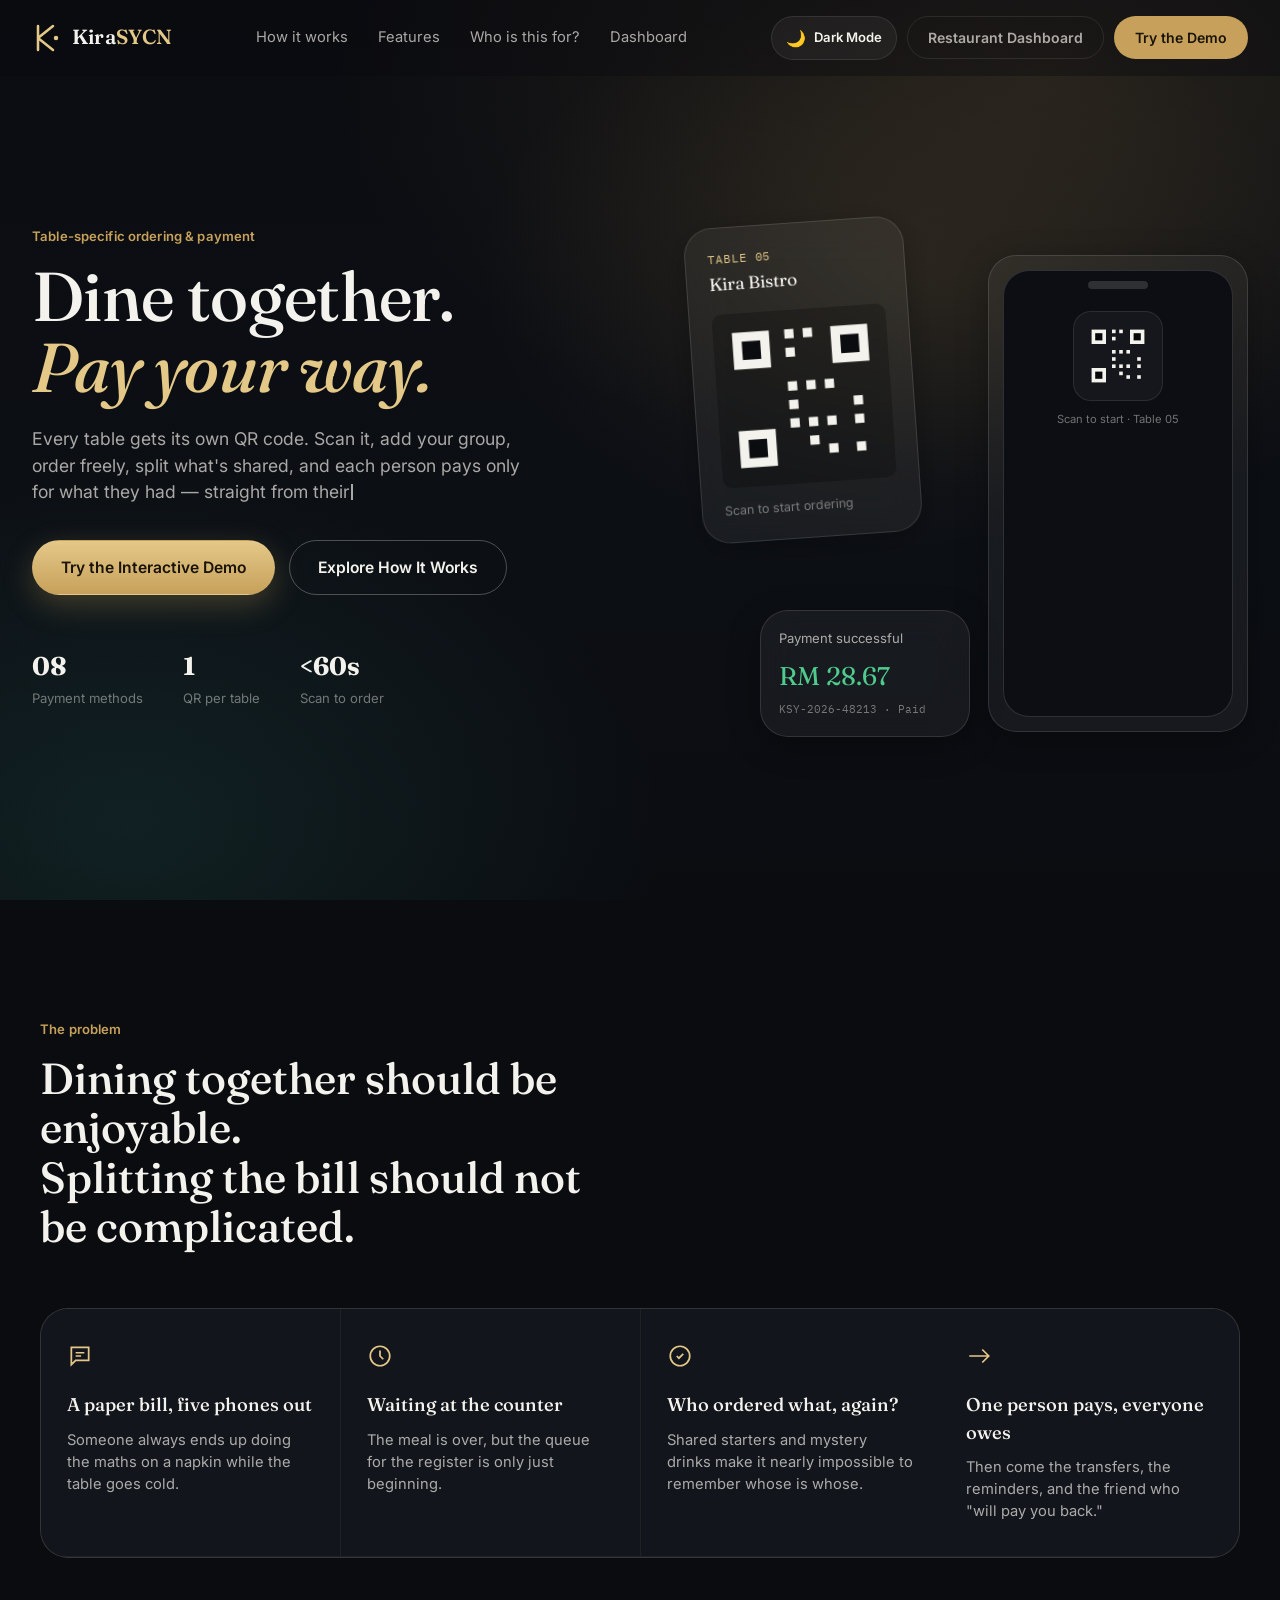
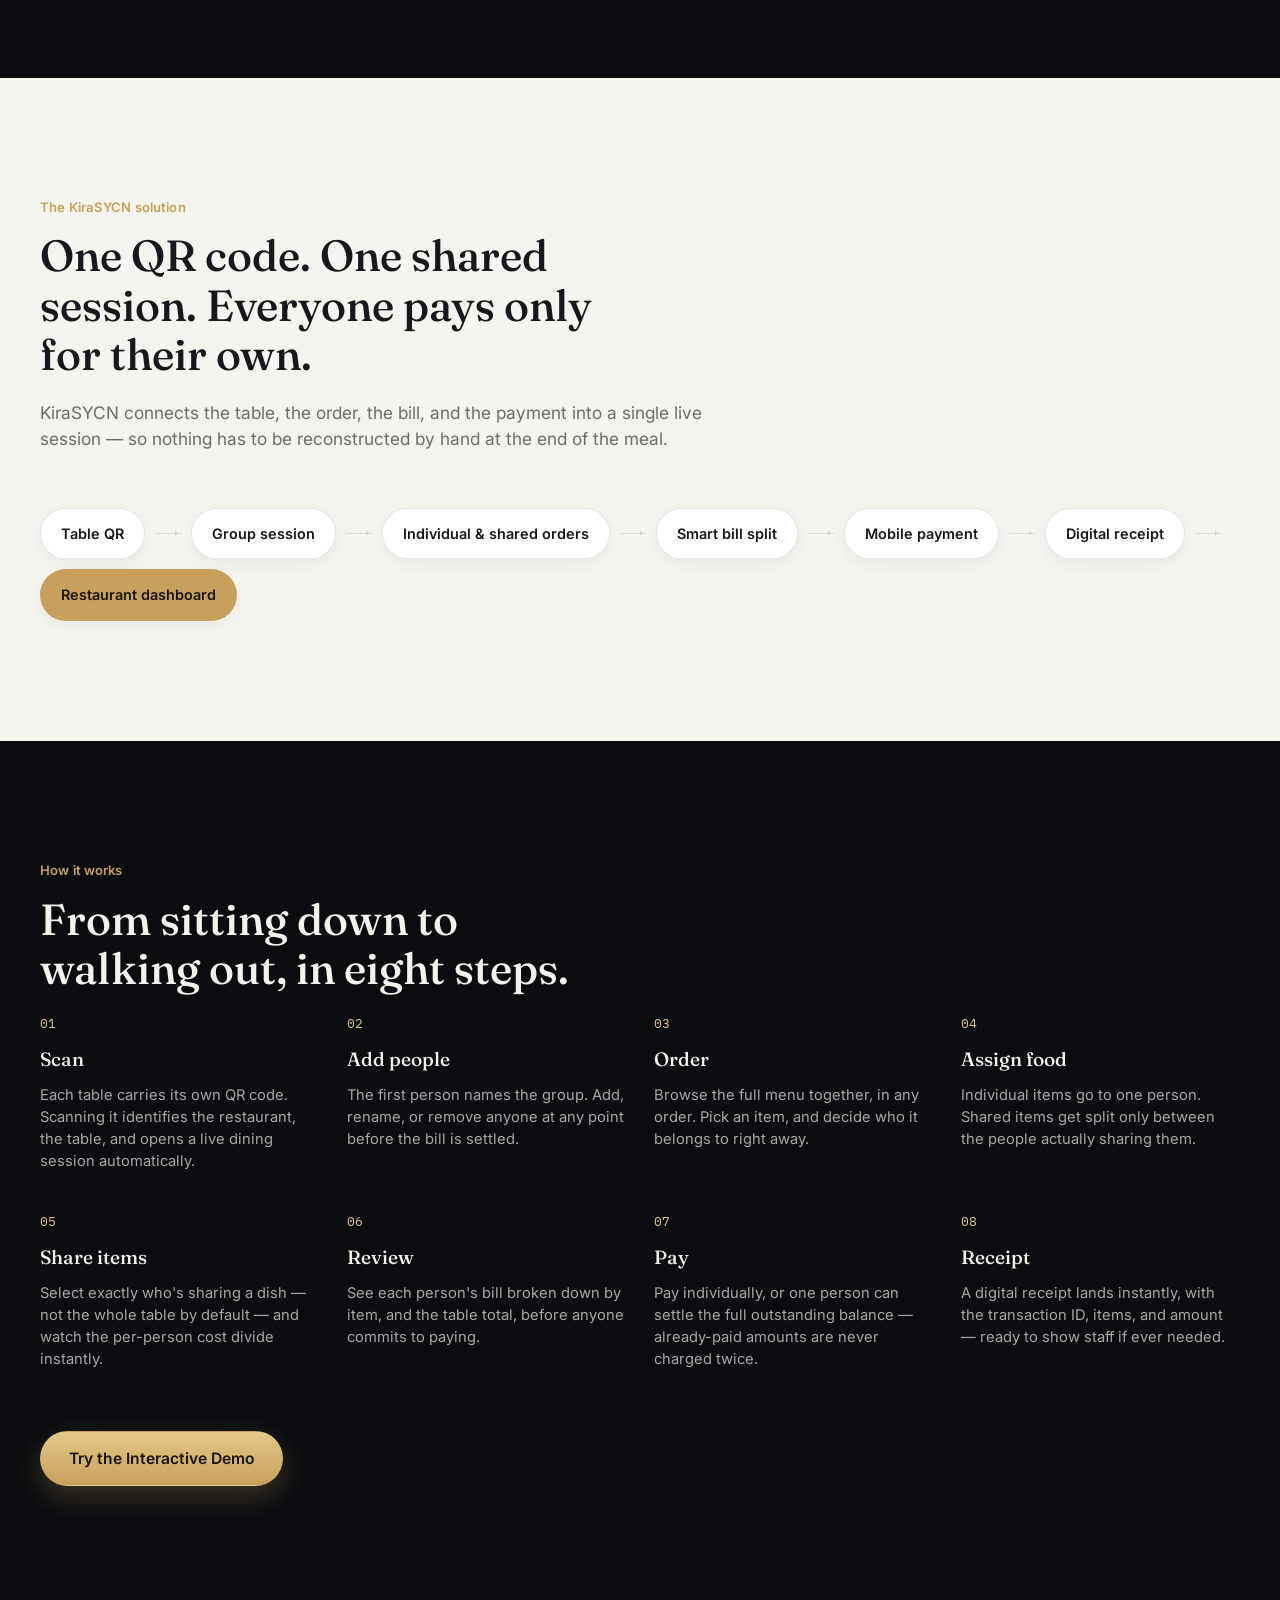
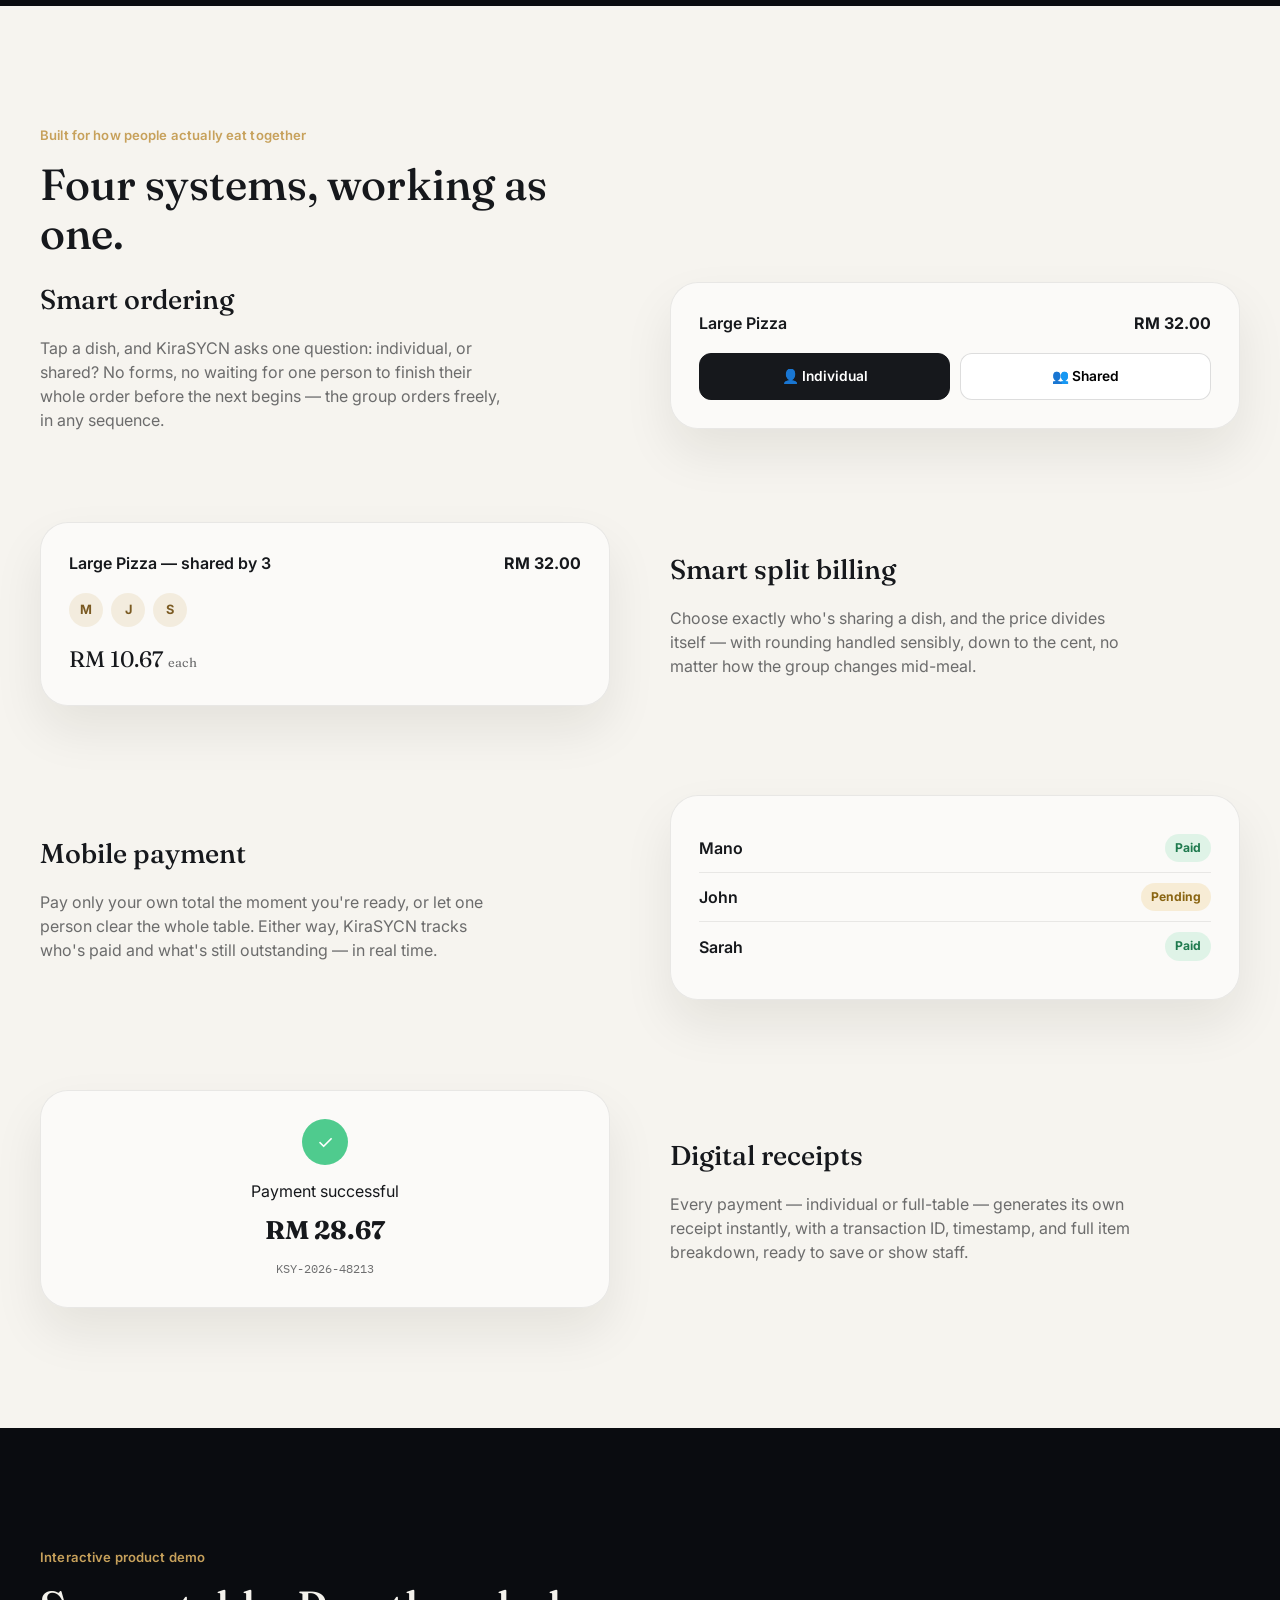
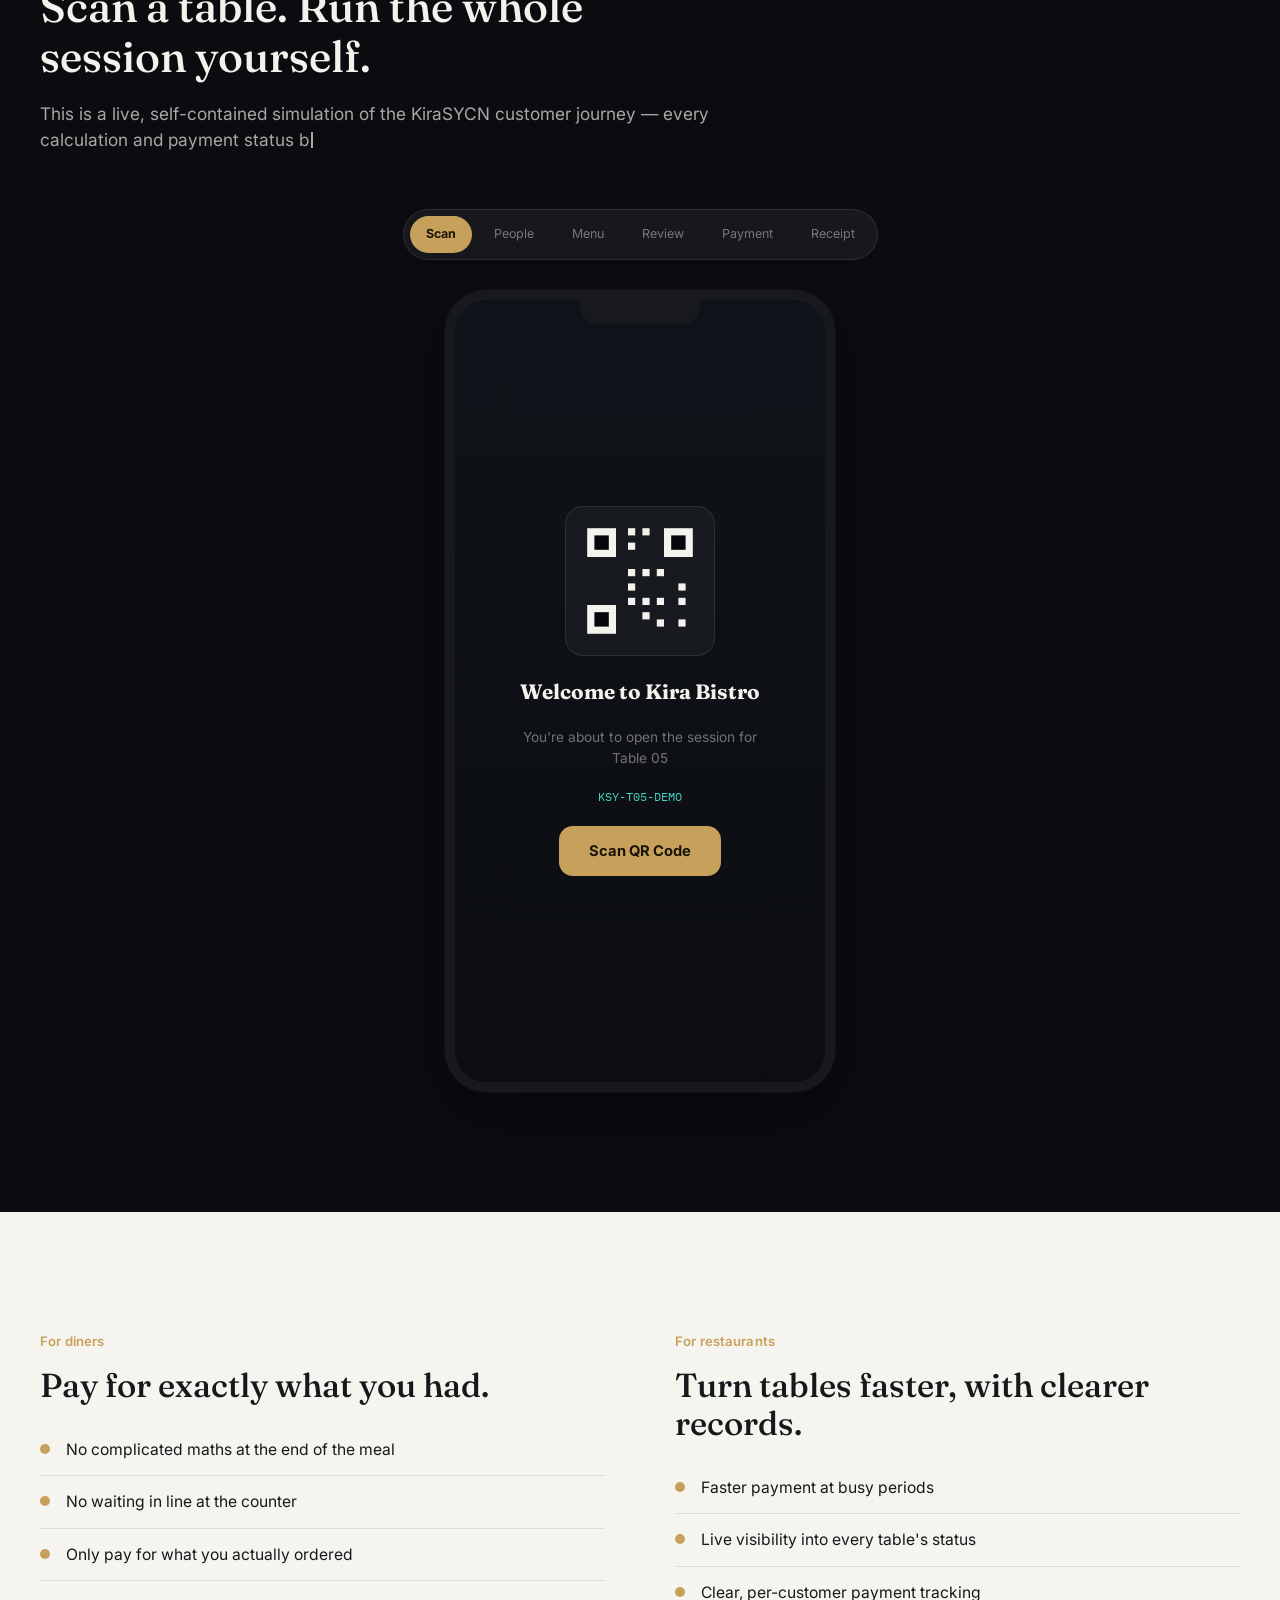
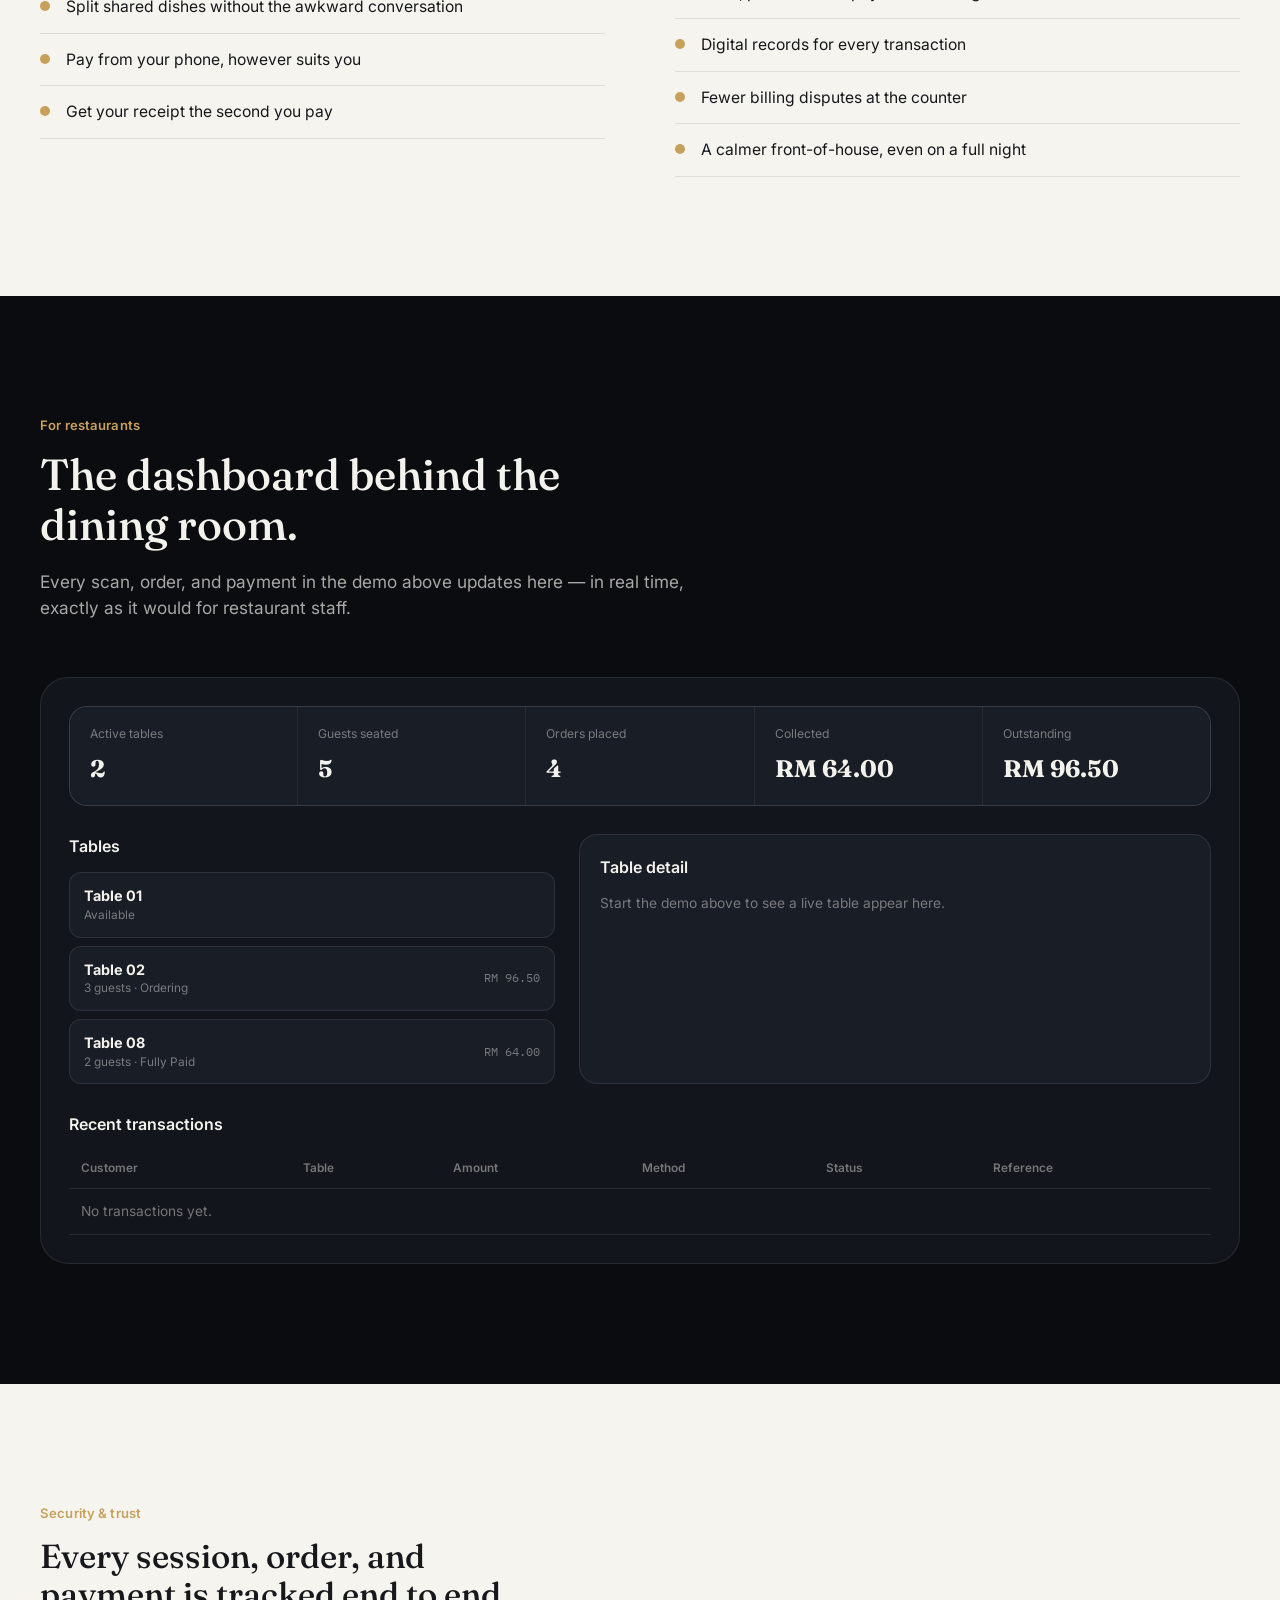
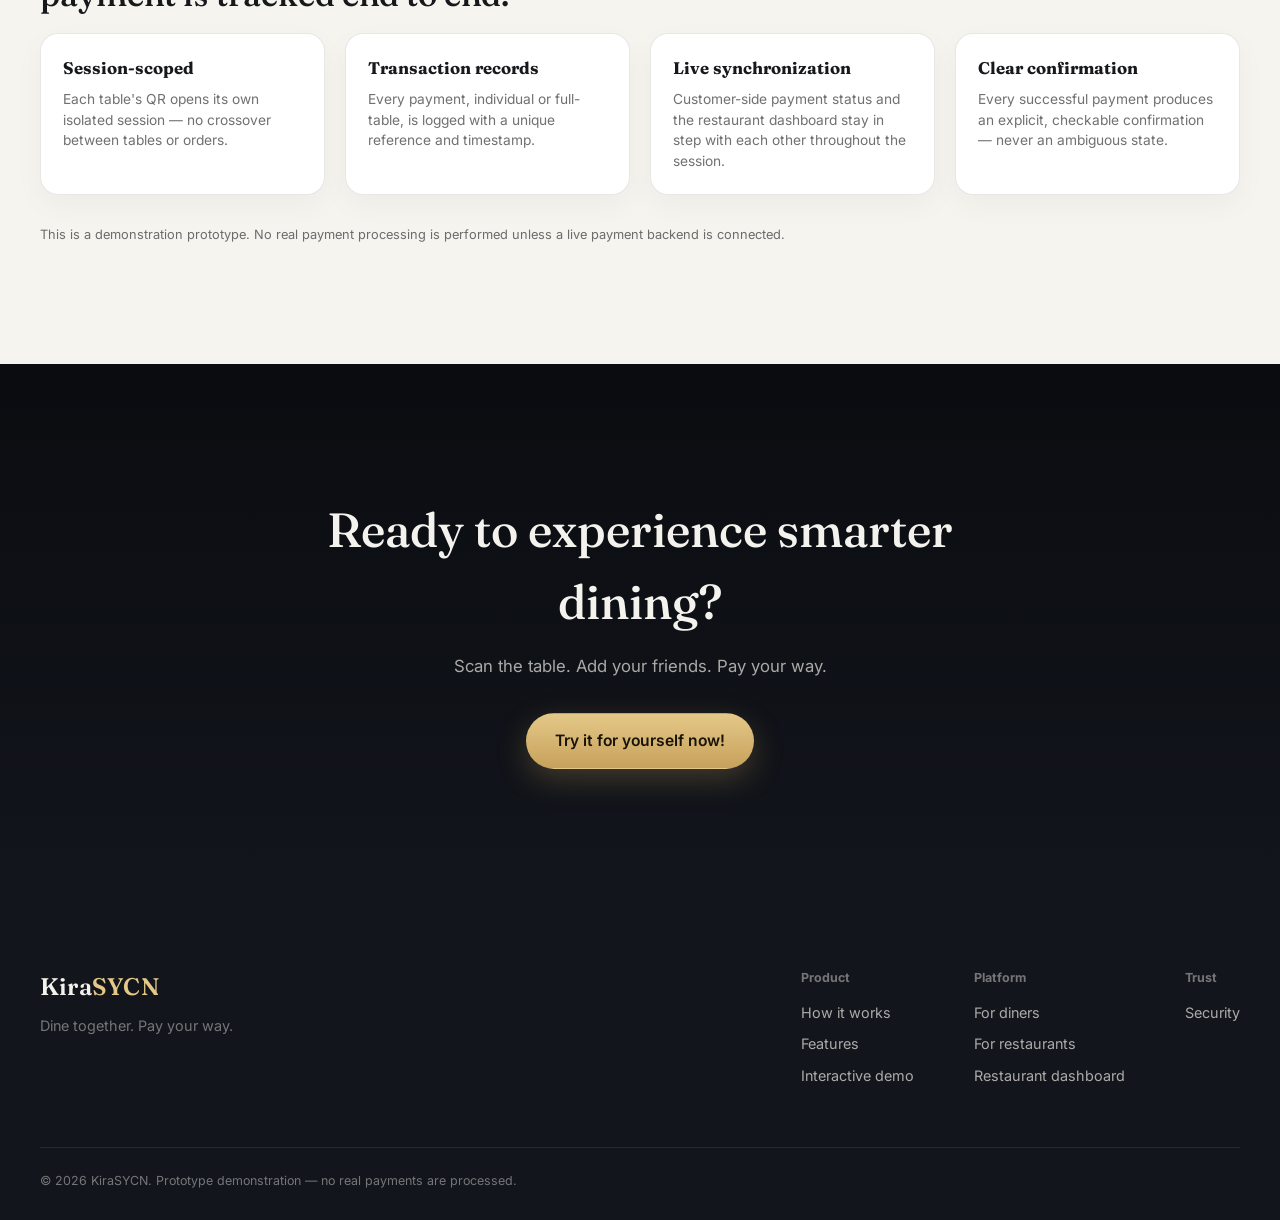
<file: index.html>
<!DOCTYPE html>
<html lang="en">
<head>
<meta charset="UTF-8">
<meta name="viewport" content="width=device-width, initial-scale=1.0">
<title>KiraSYCN — Dine Together. Pay Your Way.</title>
<meta name="description" content="KiraSYCN is a universal QR-based restaurant ordering, smart bill-splitting and mobile payment platform for group dining.">
<!-- Theme & Motion Enhancements: apply saved theme before first paint to avoid a flash -->
<script src="theme-init.js"></script>
<link rel="preconnect" href="https://fonts.googleapis.com">
<link rel="preconnect" href="https://fonts.gstatic.com" crossorigin>
<link href="https://fonts.googleapis.com/css2?family=Fraunces:opsz,wght@9..144,300;9..144,400;9..144,500;9..144,600;9..144,700&family=Inter:wght@400;500;600;700;800&family=IBM+Plex+Mono:wght@400;500&display=swap" rel="stylesheet">
<link rel="stylesheet" href="style.css">
</head>
<body>

<!-- ============ NAV ============ -->
<header class="nav" id="nav">
  <div class="nav__inner">
    <a href="#top" class="brand">
      <span class="brand__mark" aria-hidden="true">
        <svg viewBox="0 0 40 40" width="30" height="30">
          <path d="M8 4 L8 36 M8 20 L28 4 M8 20 L28 36" stroke="currentColor" stroke-width="3.4" fill="none" stroke-linecap="round" stroke-linejoin="round"/>
          <circle cx="32" cy="20" r="3" fill="currentColor"/>
        </svg>
      </span>
      <span class="brand__word">Kira<em>SYCN</em></span>
    </a>
    <nav class="nav__links" id="navLinks">
      <a href="#how">How it works</a>
      <a href="#features">Features</a>
      <a href="#diners">Who is this for?</a>
      <a href="#dashboard-section">Dashboard</a>
    </nav>
    <div class="nav__cta">
      <button class="theme-toggle" id="themeToggle" type="button" aria-label="Toggle light and dark mode" aria-pressed="false">
        <span class="theme-toggle__icon" id="themeToggleIcon" aria-hidden="true">🌙</span>
        <span class="theme-toggle__label" id="themeToggleLabel">Dark Mode</span>
      </button>
      <a href="#dashboard-section" class="btn btn--ghost-sm">Restaurant Dashboard</a>
      <a href="#demo" class="btn btn--solid-sm">Try the Demo</a>
    </div>
    <button class="nav__burger" id="navBurger" aria-label="Toggle menu" aria-expanded="false">
      <span></span><span></span><span></span>
    </button>
  </div>
</header>

<main id="top">

<!-- ============ HERO ============ -->
<section class="hero" id="hero">
  <div class="hero__glow" aria-hidden="true"></div>
  <div class="hero__inner">
    <div class="hero__copy">
      <p class="eyebrow-plain">Table-specific ordering &amp; payment</p>
      <h1 class="hero__title">Dine together.<br><span class="hero__title-accent">Pay your way.</span></h1>
      <p class="hero__sub">Every table gets its own QR code. Scan it, add your group, order freely, split what's shared, and each person pays only for what they had — straight from their phone.</p>
      <div class="hero__actions">
        <a href="#demo" class="btn btn--solid">Try the Interactive Demo</a>
        <a href="#how" class="btn btn--ghost">Explore How It Works</a>
      </div>
      <div class="hero__stats">
        <div><strong>08</strong><span>Payment methods</span></div>
        <div><strong>1</strong><span>QR per table</span></div>
        <div><strong>&lt;60s</strong><span>Scan to order</span></div>
      </div>
    </div>

    <div class="hero__scene" aria-hidden="true">
      <div class="scene-parallax" data-parallax-speed="0.5">
        <div class="scene-card scene-card--table">
          <div class="scene-card__label">TABLE 05</div>
          <div class="scene-card__sub">Kira Bistro</div>
          <div class="qr-mock">
            <svg viewBox="0 0 100 100" width="100%" height="100%"><rect width="100" height="100" fill="none"/>
              <g fill="currentColor">
                <rect x="6" y="6" width="24" height="24"/><rect x="12" y="12" width="12" height="12" fill="#0A0C10"/>
                <rect x="70" y="6" width="24" height="24"/><rect x="76" y="12" width="12" height="12" fill="#0A0C10"/>
                <rect x="6" y="70" width="24" height="24"/><rect x="12" y="76" width="12" height="12" fill="#0A0C10"/>
                <rect x="40" y="6" width="6" height="6"/><rect x="52" y="6" width="6" height="6"/><rect x="40" y="18" width="6" height="6"/>
                <rect x="40" y="40" width="6" height="6"/><rect x="52" y="40" width="6" height="6"/><rect x="64" y="40" width="6" height="6"/>
                <rect x="40" y="52" width="6" height="6"/><rect x="82" y="52" width="6" height="6"/><rect x="40" y="64" width="6" height="6"/>
                <rect x="52" y="64" width="6" height="6"/><rect x="64" y="64" width="6" height="6"/><rect x="82" y="64" width="6" height="6"/>
                <rect x="52" y="76" width="6" height="6"/><rect x="64" y="82" width="6" height="6"/><rect x="82" y="82" width="6" height="6"/>
              </g>
            </svg>
          </div>
          <div class="scene-card__hint">Scan to start ordering</div>
        </div>
      </div>

      <div class="scene-parallax" data-parallax-speed="0.9">
        <div class="scene-card scene-card--phone">
          <div class="phone-frame">
            <div class="phone-frame__notch"></div>
            <div class="phone-frame__screen" id="heroPhoneScreen">
              <!-- populated by JS rotation -->
            </div>
          </div>
        </div>
      </div>

      <div class="scene-parallax" data-parallax-speed="0.7">
        <div class="scene-card scene-card--receipt">
          <div class="receipt-mini">
            <div class="receipt-mini__row"><span>Payment successful</span></div>
            <div class="receipt-mini__amt">RM 28.67</div>
            <div class="receipt-mini__sub">KSY-2026-48213 · Paid</div>
          </div>
        </div>
      </div>
    </div>
  </div>
</section>

<!-- ============ PROBLEM ============ -->
<section class="section section--dark" id="problem">
  <div class="section__inner">
    <p class="eyebrow-plain">The problem</p>
    <h2 class="section__title">Dining together should be enjoyable.<br>Splitting the bill should not be complicated.</h2>
    <div class="problem-grid">
      <article class="problem-card">
        <div class="problem-card__icon">
          <svg viewBox="0 0 24 24" width="26" height="26" fill="none" stroke="currentColor" stroke-width="1.6"><path d="M4 4h16v12H8l-4 4V4z"/><path d="M8 9h8M8 12h5"/></svg>
        </div>
        <h3>A paper bill, five phones out</h3>
        <p>Someone always ends up doing the maths on a napkin while the table goes cold.</p>
      </article>
      <article class="problem-card">
        <div class="problem-card__icon">
          <svg viewBox="0 0 24 24" width="26" height="26" fill="none" stroke="currentColor" stroke-width="1.6"><circle cx="12" cy="12" r="9"/><path d="M12 7v5l3 3"/></svg>
        </div>
        <h3>Waiting at the counter</h3>
        <p>The meal is over, but the queue for the register is only just beginning.</p>
      </article>
      <article class="problem-card">
        <div class="problem-card__icon">
          <svg viewBox="0 0 24 24" width="26" height="26" fill="none" stroke="currentColor" stroke-width="1.6"><path d="M9 12l2 2 4-4"/><circle cx="12" cy="12" r="9"/></svg>
        </div>
        <h3>Who ordered what, again?</h3>
        <p>Shared starters and mystery drinks make it nearly impossible to remember whose is whose.</p>
      </article>
      <article class="problem-card">
        <div class="problem-card__icon">
          <svg viewBox="0 0 24 24" width="26" height="26" fill="none" stroke="currentColor" stroke-width="1.6"><path d="M3 12h18M15 6l6 6-6 6"/></svg>
        </div>
        <h3>One person pays, everyone owes</h3>
        <p>Then come the transfers, the reminders, and the friend who "will pay you back."</p>
      </article>
    </div>
  </div>
</section>

<!-- ============ SOLUTION ============ -->
<section class="section section--bright" id="solution">
  <div class="section__inner">
    <p class="eyebrow-plain">The KiraSYCN solution</p>
    <h2 class="section__title section__title--dark">One QR code. One shared session. Everyone pays only for their own.</h2>
    <p class="section__lead">KiraSYCN connects the table, the order, the bill, and the payment into a single live session — so nothing has to be reconstructed by hand at the end of the meal.</p>

    <div class="flow" id="solutionFlow">
      <div class="flow__step"><span>Table QR</span></div>
      <div class="flow__arrow"></div>
      <div class="flow__step"><span>Group session</span></div>
      <div class="flow__arrow"></div>
      <div class="flow__step"><span>Individual &amp; shared orders</span></div>
      <div class="flow__arrow"></div>
      <div class="flow__step"><span>Smart bill split</span></div>
      <div class="flow__arrow"></div>
      <div class="flow__step"><span>Mobile payment</span></div>
      <div class="flow__arrow"></div>
      <div class="flow__step"><span>Digital receipt</span></div>
      <div class="flow__arrow"></div>
      <div class="flow__step flow__step--accent"><span>Restaurant dashboard</span></div>
    </div>
  </div>
</section>

<!-- ============ HOW IT WORKS ============ -->
<section class="section section--dark" id="how">
  <div class="section__inner">
    <p class="eyebrow-plain">How it works</p>
    <h2 class="section__title">From sitting down to walking out, in eight steps.</h2>

    <div class="steps">
      <div class="step">
        <div class="step__num">01</div>
        <h3>Scan</h3>
        <p>Each table carries its own QR code. Scanning it identifies the restaurant, the table, and opens a live dining session automatically.</p>
      </div>
      <div class="step">
        <div class="step__num">02</div>
        <h3>Add people</h3>
        <p>The first person names the group. Add, rename, or remove anyone at any point before the bill is settled.</p>
      </div>
      <div class="step">
        <div class="step__num">03</div>
        <h3>Order</h3>
        <p>Browse the full menu together, in any order. Pick an item, and decide who it belongs to right away.</p>
      </div>
      <div class="step">
        <div class="step__num">04</div>
        <h3>Assign food</h3>
        <p>Individual items go to one person. Shared items get split only between the people actually sharing them.</p>
      </div>
      <div class="step">
        <div class="step__num">05</div>
        <h3>Share items</h3>
        <p>Select exactly who's sharing a dish — not the whole table by default — and watch the per-person cost divide instantly.</p>
      </div>
      <div class="step">
        <div class="step__num">06</div>
        <h3>Review</h3>
        <p>See each person's bill broken down by item, and the table total, before anyone commits to paying.</p>
      </div>
      <div class="step">
        <div class="step__num">07</div>
        <h3>Pay</h3>
        <p>Pay individually, or one person can settle the full outstanding balance — already-paid amounts are never charged twice.</p>
      </div>
      <div class="step">
        <div class="step__num">08</div>
        <h3>Receipt</h3>
        <p>A digital receipt lands instantly, with the transaction ID, items, and amount — ready to show staff if ever needed.</p>
      </div>
    </div>

    <div class="how__cta">
      <a href="#demo" class="btn btn--solid">Try the Interactive Demo</a>
    </div>
  </div>
</section>

<!-- ============ FEATURES: SMART ORDERING / SPLIT / PAYMENT / RECEIPTS ============ -->
<section class="section section--bright" id="features">
  <div class="section__inner">
    <p class="eyebrow-plain">Built for how people actually eat together</p>
    <h2 class="section__title section__title--dark">Four systems, working as one.</h2>

    <div class="feature-rows">
      <article class="feature-row">
        <div class="feature-row__text">
          <h3>Smart ordering</h3>
          <p>Tap a dish, and KiraSYCN asks one question: individual, or shared? No forms, no waiting for one person to finish their whole order before the next begins — the group orders freely, in any sequence.</p>
        </div>
        <div class="feature-row__visual">
          <div class="glass-panel">
            <div class="mini-item"><span>Large Pizza</span><strong>RM 32.00</strong></div>
            <div class="mini-choice"><button class="mini-choice__btn mini-choice__btn--active">👤 Individual</button><button class="mini-choice__btn">👥 Shared</button></div>
          </div>
        </div>
      </article>

      <article class="feature-row feature-row--reverse">
        <div class="feature-row__text">
          <h3>Smart split billing</h3>
          <p>Choose exactly who's sharing a dish, and the price divides itself — with rounding handled sensibly, down to the cent, no matter how the group changes mid-meal.</p>
        </div>
        <div class="feature-row__visual">
          <div class="glass-panel">
            <div class="mini-item"><span>Large Pizza — shared by 3</span><strong>RM 32.00</strong></div>
            <div class="mini-avatars"><span>M</span><span>J</span><span>S</span></div>
            <div class="mini-result">RM 10.67 <em>each</em></div>
          </div>
        </div>
      </article>

      <article class="feature-row">
        <div class="feature-row__text">
          <h3>Mobile payment</h3>
          <p>Pay only your own total the moment you're ready, or let one person clear the whole table. Either way, KiraSYCN tracks who's paid and what's still outstanding — in real time.</p>
        </div>
        <div class="feature-row__visual">
          <div class="glass-panel">
            <div class="mini-pay-row"><span>Mano</span><em class="status status--paid">Paid</em></div>
            <div class="mini-pay-row"><span>John</span><em class="status status--pending">Pending</em></div>
            <div class="mini-pay-row"><span>Sarah</span><em class="status status--paid">Paid</em></div>
          </div>
        </div>
      </article>

      <article class="feature-row feature-row--reverse">
        <div class="feature-row__text">
          <h3>Digital receipts</h3>
          <p>Every payment — individual or full-table — generates its own receipt instantly, with a transaction ID, timestamp, and full item breakdown, ready to save or show staff.</p>
        </div>
        <div class="feature-row__visual">
          <div class="glass-panel receipt-preview">
            <div class="receipt-preview__ok">✓</div>
            <div>Payment successful</div>
            <strong>RM 28.67</strong>
            <span>KSY-2026-48213</span>
          </div>
        </div>
      </article>
    </div>
  </div>
</section>

<!-- ============ INTERACTIVE DEMO ============ -->
<section class="section section--dark demo-section" id="demo">
  <div class="section__inner">
    <p class="eyebrow-plain">Interactive product demo</p>
    <h2 class="section__title">Scan a table. Run the whole session yourself.</h2>
    <p class="section__lead section__lead--light">This is a live, self-contained simulation of the KiraSYCN customer journey — every calculation and payment status below is real, no financial transactions are made.</p>

    <div class="demo-shell" id="demoShell">

      <div class="demo-progress" id="demoProgress">
        <div class="demo-progress__step" data-step="scan">Scan</div>
        <div class="demo-progress__step" data-step="people">People</div>
        <div class="demo-progress__step" data-step="menu">Menu</div>
        <div class="demo-progress__step" data-step="review">Review</div>
        <div class="demo-progress__step" data-step="payment">Payment</div>
        <div class="demo-progress__step" data-step="receipt">Receipt</div>
      </div>

      <div class="demo-phone">
        <div class="demo-phone__frame">
          <div class="demo-phone__notch"></div>
          <div class="demo-phone__screen" id="demoScreen">
            <!-- rendered by script.js -->
          </div>
        </div>
      </div>

    </div>
  </div>
</section>

<!-- ============ BENEFITS ============ -->
<section class="section section--bright" id="diners">
  <div class="section__inner">
    <div class="benefits-cols">
      <div class="benefits-col">
        <p class="eyebrow-plain">For diners</p>
        <h2 class="section__title section__title--dark section__title--sm">Pay for exactly what you had.</h2>
        <ul class="benefits-list">
          <li>No complicated maths at the end of the meal</li>
          <li>No waiting in line at the counter</li>
          <li>Only pay for what you actually ordered</li>
          <li>Split shared dishes without the awkward conversation</li>
          <li>Pay from your phone, however suits you</li>
          <li>Get your receipt the second you pay</li>
        </ul>
      </div>
      <div class="benefits-col" id="restaurants">
        <p class="eyebrow-plain">For restaurants</p>
        <h2 class="section__title section__title--dark section__title--sm">Turn tables faster, with clearer records.</h2>
        <ul class="benefits-list">
          <li>Faster payment at busy periods</li>
          <li>Live visibility into every table's status</li>
          <li>Clear, per-customer payment tracking</li>
          <li>Digital records for every transaction</li>
          <li>Fewer billing disputes at the counter</li>
          <li>A calmer front-of-house, even on a full night</li>
        </ul>
      </div>
    </div>
  </div>
</section>

<!-- ============ RESTAURANT DASHBOARD ============ -->
<section class="section section--dark" id="dashboard-section">
  <div class="section__inner">
    <p class="eyebrow-plain">For restaurants</p>
    <h2 class="section__title">The dashboard behind the dining room.</h2>
    <p class="section__lead section__lead--light">Every scan, order, and payment in the demo above updates here — in real time, exactly as it would for restaurant staff.</p>

    <div class="dashboard" id="dashboard">
      <div class="dashboard__top">
        <div class="dstat"><span>Active tables</span><strong id="statActiveTables">0</strong></div>
        <div class="dstat"><span>Guests seated</span><strong id="statGuests">0</strong></div>
        <div class="dstat"><span>Orders placed</span><strong id="statOrders">0</strong></div>
        <div class="dstat"><span>Collected</span><strong id="statPaid">RM 0.00</strong></div>
        <div class="dstat"><span>Outstanding</span><strong id="statOutstanding">RM 0.00</strong></div>
      </div>

      <div class="dashboard__body">
        <div class="dashboard__tables">
          <h3>Tables</h3>
          <div id="tableList" class="table-list"></div>
        </div>
        <div class="dashboard__detail" id="tableDetail">
          <h3>Table detail</h3>
          <p class="dashboard__empty">Start the demo above to see a live table appear here.</p>
        </div>
      </div>

      <div class="dashboard__transactions">
        <h3>Recent transactions</h3>
        <table class="tx-table">
          <thead><tr><th>Customer</th><th>Table</th><th>Amount</th><th>Method</th><th>Status</th><th>Reference</th></tr></thead>
          <tbody id="txTableBody">
            <tr><td colspan="6" class="dashboard__empty">No transactions yet.</td></tr>
          </tbody>
        </table>
      </div>
    </div>
  </div>
</section>

<!-- ============ SECURITY ============ -->
<section class="section section--bright" id="security">
  <div class="section__inner">
    <p class="eyebrow-plain">Security &amp; trust</p>
    <h2 class="section__title section__title--dark section__title--sm">Every session, order, and payment is tracked end to end.</h2>
    <div class="security-grid">
      <div class="security-card">
        <h3>Session-scoped</h3>
        <p>Each table's QR opens its own isolated session — no crossover between tables or orders.</p>
      </div>
      <div class="security-card">
        <h3>Transaction records</h3>
        <p>Every payment, individual or full-table, is logged with a unique reference and timestamp.</p>
      </div>
      <div class="security-card">
        <h3>Live synchronization</h3>
        <p>Customer-side payment status and the restaurant dashboard stay in step with each other throughout the session.</p>
      </div>
      <div class="security-card">
        <h3>Clear confirmation</h3>
        <p>Every successful payment produces an explicit, checkable confirmation — never an ambiguous state.</p>
      </div>
    </div>
    <p class="security-note">This is a demonstration prototype. No real payment processing is performed unless a live payment backend is connected.</p>
  </div>
</section>

<!-- ============ FINAL CTA ============ -->
<section class="cta-final">
  <div class="cta-final__inner">
    <h2>Ready to experience smarter dining?</h2>
    <p>Scan the table. Add your friends. Pay your way.</p>
    <a href="restaurant" class="btn btn--solid">Try it for yourself now!</a>
  </div>
</section>

</main>

<!-- ============ FOOTER ============ -->
<footer class="footer">
  <div class="footer__inner">
    <div class="footer__brand">
      <span class="brand__word brand__word--footer">Kira<em>SYCN</em></span>
      <p>Dine together. Pay your way.</p>
    </div>
    <div class="footer__cols">
      <div>
        <h4>Product</h4>
        <a href="#how">How it works</a>
        <a href="#features">Features</a>
        <a href="#demo">Interactive demo</a>
      </div>
      <div>
        <h4>Platform</h4>
        <a href="#diners">For diners</a>
        <a href="#restaurants">For restaurants</a>
        <a href="#dashboard-section">Restaurant dashboard</a>
      </div>
      <div>
        <h4>Trust</h4>
        <a href="#security">Security</a>
      </div>
    </div>
  </div>
  <div class="footer__bottom">
    <span>© 2026 KiraSYCN. Prototype demonstration — no real payments are processed.</span>
  </div>
</footer>

<!-- toast for simulated events -->
<div class="toast" id="toast"></div>

<script src="script.js"></script>
</body>
</html>
</file>
<file: style.css>
/* ==========================================================================
   KiraSYCN — Design Tokens
   ========================================================================== */
:root{
  /* Color: dark cinematic base */
  --ink:            #0A0C10;
  --ink-2:          #12151C;
  --ink-3:          #191D26;
  --line-dark:      rgba(255,255,255,0.09);
  --text-hi:        #F4F2EC;
  --text-mid:       rgba(244,242,236,0.68);
  --text-low:       rgba(244,242,236,0.44);

  /* Color: bright premium base */
  --paper:          #F6F4EF;
  --paper-2:        #EFECE4;
  --line-light:      rgba(20,20,18,0.10);
  --ink-on-paper:    #16181C;
  --mid-on-paper:    rgba(22,24,28,0.62);

  /* Brand accents */
  --brass:          #C7A15B;
  --brass-hi:       #E4C888;
  --teal:           #45D6C1;
  --teal-dim:       rgba(69,214,193,0.16);
  --brass-dim:      rgba(199,161,91,0.16);
  --danger:         #E27A6B;
  --good:           #4FCB8E;
  --warn:           #E3B24B;

  /* Type */
  --font-display: 'Fraunces', 'Iowan Old Style', Georgia, serif;
  --font-body: 'Inter', -apple-system, BlinkMacSystemFont, 'Segoe UI', sans-serif;
  --font-mono: 'IBM Plex Mono', ui-monospace, SFMono-Regular, monospace;

  /* Spacing / radius / shadow */
  --radius-s: 10px;
  --radius-m: 18px;
  --radius-l: 28px;
  --shadow-soft: 0 20px 60px rgba(0,0,0,0.35);
  --shadow-glass: 0 8px 32px rgba(0,0,0,0.28);
  --ease: cubic-bezier(.22,.9,.32,1);
  --tr: 420ms var(--ease);

  --nav-h: 76px;
}

/* ============================================================
   KiraSYCN — Theme & Motion Enhancements (tokens)
   Adds Light/Dark tokens on top of the existing variable set.
   Existing dark-cinematic values above remain the defaults.
   ============================================================ */
:root{
  --surface-1: rgba(255,255,255,0.05);
  --surface-2: rgba(255,255,255,0.08);
  --surface-3: rgba(255,255,255,0.14);
  --nav-bg: rgba(10,12,16,0.4);
  --nav-bg-scrolled: rgba(10,12,16,0.78);
  --nav-mobile-bg: rgba(10,12,16,0.98);
}

[data-theme="light"]{
  --ink:            #F5F2EA;
  --ink-2:          #ECE7DC;
  --ink-3:          #E3DDCE;
  --line-dark:      rgba(20,20,18,0.12);
  --text-hi:        #16181C;
  --text-mid:       rgba(22,24,28,0.68);
  --text-low:       rgba(22,24,28,0.46);

  --paper:          #FFFFFF;
  --paper-2:        #F7F4EE;
  --line-light:      rgba(20,20,18,0.10);
  --ink-on-paper:    #16181C;
  --mid-on-paper:    rgba(22,24,28,0.62);

  --surface-1: rgba(20,20,18,0.045);
  --surface-2: rgba(20,20,18,0.08);
  --surface-3: rgba(20,20,18,0.12);

  --nav-bg: rgba(255,255,255,0.55);
  --nav-bg-scrolled: rgba(255,255,255,0.86);
  --nav-mobile-bg: rgba(255,255,255,0.98);

  --shadow-soft: 0 20px 60px rgba(0,0,0,0.12);
  --shadow-glass: 0 8px 32px rgba(0,0,0,0.08);
}

/* The hero band and the interactive demo's phone screen are treated as
   fixed, cinematic "brand" surfaces — like a device screen, they keep
   the premium dark identity in both themes rather than inverting. */
.hero{
  --text-hi: #F4F2EC;
  --text-mid: rgba(244,242,236,0.68);
  --text-low: rgba(244,242,236,0.44);
}
[data-theme="light"] .hero{
  --text-hi: #16181C;
  --text-mid: rgba(22,24,28,0.68);
  --text-low: rgba(22,24,28,0.46);
}
.demo-phone__screen{
  --line-dark: rgba(255,255,255,0.09);
  --text-hi: #F4F2EC;
  --text-mid: rgba(244,242,236,0.68);
  --text-low: rgba(244,242,236,0.44);
}
[data-theme="light"] .demo-phone__screen{
  --line-dark: rgba(20,20,18,0.12);
  --text-hi: #16181C;
  --text-mid: rgba(22,24,28,0.68);
  --text-low: rgba(22,24,28,0.46);
}

html, body{ overflow-x: hidden; }

/* ==========================================================================
   Reset
   ========================================================================== */
*, *::before, *::after{ box-sizing: border-box; }
html{ scroll-behavior: smooth; scroll-padding-top: 90px; }
body{
  margin:0;
  background: var(--ink);
  color: var(--text-hi);
  font-family: var(--font-body);
  font-size: 16px;
  line-height: 1.5;
  -webkit-font-smoothing: antialiased;
}
img, svg{ display:block; max-width:100%; }
a{ color: inherit; text-decoration:none; }
ul{ margin:0; padding:0; list-style:none; }
h1,h2,h3,h4,p{ margin:0; }
button{ font: inherit; cursor:pointer; }
:focus-visible{ outline: 2px solid var(--teal); outline-offset: 3px; border-radius: 4px; }

.eyebrow-plain{
  font-size: 0.82rem;
  color: var(--brass);
  font-weight: 600;
  letter-spacing: 0.01em;
  margin: 0 0 14px;
}

/* ==========================================================================
   Buttons
   ========================================================================== */
.btn{
  display:inline-flex; align-items:center; justify-content:center;
  padding: 15px 28px;
  border-radius: 999px;
  font-weight: 600;
  font-size: 0.98rem;
  transition: transform var(--tr), box-shadow var(--tr), background var(--tr), border-color var(--tr);
  border: 1px solid transparent;
  white-space: nowrap;
}
.btn--solid{
  background: linear-gradient(180deg, var(--brass-hi), var(--brass));
  color: #1A1408;
  box-shadow: 0 10px 30px rgba(199,161,91,0.28);
}
.btn--solid:hover{ transform: translateY(-2px); box-shadow: 0 14px 36px rgba(199,161,91,0.4); }
.btn--ghost{
  border-color: rgba(244,242,236,0.28);
  color: var(--text-hi);
}
.btn--ghost:hover{ border-color: rgba(244,242,236,0.6); background: rgba(244,242,236,0.06); transform: translateY(-2px); }
.btn--solid-sm, .btn--ghost-sm{
  padding: 10px 20px;
  border-radius: 999px;
  font-size: 0.88rem;
  font-weight: 600;
  transition: transform var(--tr), box-shadow var(--tr), background var(--tr), border-color var(--tr), color var(--tr);
}
.btn--solid-sm{ background: var(--brass); color: #1A1408; }
.btn--solid-sm:hover{ background: var(--brass-hi); transform: translateY(-2px); box-shadow: 0 10px 22px rgba(199,161,91,0.3); }
.btn--ghost-sm{ border: 1px solid var(--line-dark); color: var(--text-mid); }
.btn--ghost-sm:hover{ color: var(--text-hi); border-color: rgba(244,242,236,0.4); transform: translateY(-2px); }

/* ==========================================================================
   Navigation
   ========================================================================== */
.nav{
  position: fixed; top:0; left:0; right:0; z-index: 500;
  height: var(--nav-h);
  display:flex; align-items:center;
  background: var(--nav-bg);
  backdrop-filter: blur(0px);
  border-bottom: 1px solid transparent;
  transition: background var(--tr), backdrop-filter var(--tr), border-color var(--tr), height var(--tr);
}
.nav.is-scrolled{
  background: var(--nav-bg-scrolled);
  backdrop-filter: blur(18px);
  border-bottom: 1px solid var(--line-dark);
  height: 66px;
}
.nav__inner{
  width:100%; max-width: 1360px; margin: 0 auto;
  padding: 0 32px;
  display:flex; align-items:center; justify-content:space-between;
  gap: 24px;
}
.brand{ display:flex; align-items:center; gap:10px; color: var(--text-hi); }
.brand__mark{ color: var(--brass-hi); display:flex; }
.brand__word{ font-family: var(--font-display); font-size: 1.28rem; font-weight: 600; letter-spacing: 0.01em; }
.brand__word em{ font-style: normal; color: var(--brass-hi); }
.brand__word--footer{ font-size: 1.5rem; color: var(--text-hi); }

.nav__links{ display:flex; align-items:center; gap: 30px; }
.nav__links a{ font-size: 0.92rem; color: var(--text-mid); transition: color var(--tr); }
.nav__links a:hover{ color: var(--text-hi); }
.nav__cta{ display:flex; align-items:center; gap:10px; }
.nav__burger{ display:none; background:none; border:none; width: 30px; height: 22px; position:relative; }
.nav__burger span{
  position:absolute; left:0; right:0; height:2px; background: var(--text-hi);
  transition: transform var(--tr), opacity var(--tr);
}
.nav__burger span:nth-child(1){ top:0; }
.nav__burger span:nth-child(2){ top:10px; }
.nav__burger span:nth-child(3){ top:20px; }

/* ==========================================================================
   Hero
   ========================================================================== */
.hero{
  position: relative;
  min-height: 100vh;
  display:flex; align-items:center;
  padding: calc(var(--nav-h) + 40px) 32px 80px;
  overflow: hidden;
  background:
    radial-gradient(1200px 700px at 82% 8%, rgba(199,161,91,0.14), transparent 60%),
    radial-gradient(900px 600px at 10% 92%, rgba(69,214,193,0.10), transparent 60%),
    linear-gradient(180deg, #0A0C10 0%, #0C0F14 60%, #0A0C10 100%);
}
.hero__glow{
  position:absolute; inset:0; pointer-events:none;
  background: radial-gradient(600px 400px at 70% 30%, rgba(199,161,91,0.10), transparent 70%);
}
.hero__inner{
  position:relative; z-index:2;
  max-width: 1360px; margin: 0 auto;
  width:100%;
  display:grid;
  grid-template-columns: 1.05fr 0.95fr;
  gap: 48px;
  align-items:center;
}
.hero__title{
  font-family: var(--font-display);
  font-weight: 500;
  font-size: clamp(2.6rem, 5.4vw, 4.4rem);
  line-height: 1.04;
  letter-spacing: -0.01em;
  margin-bottom: 22px;
}
.hero__title-accent{ color: var(--brass-hi); font-style: italic; }
.hero__sub{
  max-width: 46ch;
  font-size: 1.1rem;
  color: var(--text-mid);
  margin-bottom: 34px;
}
.hero__actions{ display:flex; gap:14px; flex-wrap:wrap; margin-bottom: 52px; }
.hero__stats{ display:flex; gap: 40px; }
.hero__stats div{ display:flex; flex-direction:column; gap:4px; }
.hero__stats strong{ font-family: var(--font-display); font-size: 1.6rem; color: var(--text-hi); }
.hero__stats span{ font-size: 0.82rem; color: var(--text-low); }

.hero__scene{
  position: relative;
  height: 560px;
  perspective: 1400px;
}
.scene-card{
  position:absolute;
  border-radius: var(--radius-l);
  background: rgba(255,255,255,0.05);
  border: 1px solid rgba(255,255,255,0.12);
  backdrop-filter: blur(18px);
  box-shadow: var(--shadow-glass);
}
.scene-card--table{
  width: 220px; padding: 22px;
  top: 6%; left: 0;
  transform: rotate(-4deg);
  animation: float-a 7s ease-in-out infinite;
}
.scene-card__label{ font-family: var(--font-mono); font-size:0.72rem; letter-spacing:0.08em; color: var(--brass-hi); }
.scene-card__sub{ font-family: var(--font-display); font-size:1.1rem; margin: 4px 0 16px; }
.qr-mock{ width: 100%; aspect-ratio:1; color: var(--text-hi); background: rgba(0,0,0,0.25); border-radius: 10px; padding: 10px; }
.scene-card__hint{ margin-top: 14px; font-size: 0.78rem; color: var(--text-low); }

.scene-card--phone{
  width: 260px; padding: 14px;
  top: 12%; right: 0;
  animation: float-b 8s ease-in-out infinite;
}
.phone-frame{
  width:100%; aspect-ratio: 9/17.5;
  background: #0C0E13;
  border-radius: 26px;
  border: 1px solid rgba(255,255,255,0.14);
  position:relative; overflow:hidden;
}
.phone-frame__notch{
  position:absolute; top:10px; left:50%; transform:translateX(-50%);
  width: 60px; height: 8px; border-radius: 8px; background: rgba(255,255,255,0.14);
}
.phone-frame__screen{ position:absolute; inset: 24px 10px 10px; overflow:hidden; border-radius: 14px; }

.scene-card--receipt{
  width: 210px; padding: 18px;
  bottom: 2%; left: 12%;
  animation: float-c 7.5s ease-in-out infinite;
}
.receipt-mini__row{ font-size:0.82rem; color: var(--text-mid); margin-bottom:8px; }
.receipt-mini__amt{ font-family: var(--font-display); font-size: 1.6rem; color: var(--good); }
.receipt-mini__sub{ font-family: var(--font-mono); font-size: 0.7rem; color: var(--text-low); margin-top:6px; display:block; }

@keyframes float-a{ 0%,100%{ transform: rotate(-4deg) translateY(0);} 50%{ transform: rotate(-4deg) translateY(-10px);} }
@keyframes float-b{ 0%,100%{ transform: translateY(0);} 50%{ transform: translateY(-16px);} }
@keyframes float-c{ 0%,100%{ transform: translateY(0);} 50%{ transform: translateY(-8px);} }

/* ==========================================================================
   Generic section scaffolding
   ========================================================================== */
.section{ padding: 120px 32px; }
.section--dark{ background: var(--ink); }
.section--bright{ background: var(--paper); color: var(--ink-on-paper); }
.section__inner{ max-width: 1200px; margin:0 auto; }
.section__title{
  font-family: var(--font-display);
  font-weight: 500;
  font-size: clamp(1.9rem, 3.4vw, 2.9rem);
  line-height: 1.14;
  max-width: 20ch;
  margin-bottom: 20px;
  color: var(--text-hi);
}
.section__title--dark{ color: var(--ink-on-paper); }
.section__title--sm{ font-size: clamp(1.6rem, 2.6vw, 2.1rem); max-width: 22ch; }
.section__lead{ max-width: 62ch; font-size: 1.08rem; color: var(--mid-on-paper); margin-bottom: 56px; }
.section__lead--light{ color: var(--text-mid); }

/* ==========================================================================
   Problem section
   ========================================================================== */
.problem-grid{
  margin-top: 56px;
  display:grid;
  grid-template-columns: repeat(4, 1fr);
  gap: 1px;
  background: var(--line-dark);
  border: 1px solid var(--line-dark);
  border-radius: var(--radius-l);
  overflow:hidden;
}
.problem-card{
  background: var(--ink-2);
  padding: 34px 26px;
  transition: background var(--tr), transform var(--tr), box-shadow var(--tr);
}
.problem-card:hover{ background: var(--ink-3); transform: translateY(-6px); box-shadow: 0 20px 40px rgba(0,0,0,0.22); }
.problem-card__icon{ color: var(--brass-hi); margin-bottom: 22px; }
.problem-card h3{ font-family: var(--font-display); font-size: 1.15rem; font-weight:500; margin-bottom:10px; }
.problem-card p{ font-size: 0.92rem; color: var(--text-mid); }

/* ==========================================================================
   Solution flow
   ========================================================================== */
.flow{
  display:flex; flex-wrap:wrap; align-items:center; gap: 10px;
  margin-top: 20px;
}
.flow__step{
  padding: 14px 20px;
  border-radius: 999px;
  border: 1px solid var(--line-light);
  background: #fff;
  font-size: 0.9rem;
  font-weight: 600;
  color: var(--ink-on-paper);
  box-shadow: 0 6px 18px rgba(0,0,0,0.05);
}
.flow__step--accent{ background: var(--brass); color: #1A1408; border-color: transparent; }
.flow__arrow{
  width: 26px; height: 1px; background: var(--line-light); position:relative;
}
.flow__arrow::after{
  content:''; position:absolute; right:0; top:-3px;
  border: 3px solid transparent; border-left-color: var(--line-light);
}

/* ==========================================================================
   How it works — steps
   ========================================================================== */
.steps{
  display:grid; grid-template-columns: repeat(4, 1fr);
  gap: 40px 28px;
  margin-top: 20px;
}
.step{ transition: transform var(--tr); }
.step:hover{ transform: translateY(-4px); }
.step__num{ font-family: var(--font-mono); font-size: 0.8rem; color: var(--brass-hi); margin-bottom: 12px; }
.step h3{ font-family: var(--font-display); font-size: 1.2rem; font-weight: 500; margin-bottom:10px; }
.step p{ font-size: 0.92rem; color: var(--text-mid); }
.how__cta{ margin-top: 60px; }

/* ==========================================================================
   Feature rows
   ========================================================================== */
.feature-rows{ display:flex; flex-direction:column; gap: 90px; margin-top:20px; }
.feature-row{
  display:grid; grid-template-columns: 1fr 1fr; gap: 60px; align-items:center;
}
.feature-row--reverse .feature-row__text{ order:2; }
.feature-row--reverse .feature-row__visual{ order:1; }
.feature-row__text h3{ font-family: var(--font-display); font-size: 1.7rem; font-weight:500; margin-bottom:16px; }
.feature-row__text p{ font-size: 1rem; color: var(--mid-on-paper); max-width: 46ch; }

.glass-panel{
  background: rgba(255,255,255,0.55);
  border: 1px solid rgba(20,20,18,0.08);
  border-radius: var(--radius-l);
  padding: 28px;
  backdrop-filter: blur(10px);
  box-shadow: 0 24px 50px rgba(20,20,18,0.08);
  transition: transform 480ms var(--ease), box-shadow 480ms var(--ease);
}
.feature-row__visual:hover .glass-panel,
.feature-row__visual:hover .receipt-preview{
  transform: perspective(900px) rotateY(-4deg) rotateX(2deg) translateY(-6px);
  box-shadow: 0 34px 64px rgba(20,20,18,0.16);
}
.receipt-preview{ transition: transform 480ms var(--ease), box-shadow 480ms var(--ease); }
.mini-item{ display:flex; justify-content:space-between; font-weight:600; margin-bottom: 18px; }
.mini-choice{ display:flex; gap:10px; }
.mini-choice__btn{
  flex:1; padding: 12px; border-radius: 12px; border: 1px solid rgba(20,20,18,0.14);
  background: #fff; font-size: 0.86rem; font-weight:600;
}
.mini-choice__btn--active{ background: var(--ink-on-paper); color:#fff; border-color: var(--ink-on-paper); }
.mini-avatars{ display:flex; gap:8px; margin: 16px 0; }
.mini-avatars span{
  width:34px; height:34px; border-radius:50%; background: var(--brass-dim); color:#7A5A22;
  display:flex; align-items:center; justify-content:center; font-size:0.8rem; font-weight:700;
}
.mini-result{ font-family: var(--font-display); font-size: 1.4rem; }
.mini-result em{ font-style:normal; font-size:0.8rem; color: var(--mid-on-paper); }
.mini-pay-row{ display:flex; justify-content:space-between; align-items:center; padding: 10px 0; border-bottom: 1px solid rgba(20,20,18,0.08); font-weight:600; }
.mini-pay-row:last-child{ border-bottom:none; }
.status{ font-style:normal; font-size:0.76rem; font-weight:700; padding:5px 10px; border-radius:999px; }
.status--paid{ background: rgba(79,203,142,0.16); color: #1F7A4E; }
.status--pending{ background: rgba(227,178,75,0.2); color:#8A6512; }
.status--processing{ background: rgba(69,214,193,0.2); color:#127A6C; }
.status--unpaid{ background: rgba(226,122,107,0.16); color:#A23A28; }

.receipt-preview{ text-align:center; }
.receipt-preview__ok{
  width:46px; height:46px; border-radius:50%; background: var(--good); color:#fff;
  display:flex; align-items:center; justify-content:center; margin: 0 auto 14px; font-size:1.2rem;
}
.receipt-preview strong{ display:block; font-family: var(--font-display); font-size:1.6rem; margin: 8px 0 6px; }
.receipt-preview span{ font-family: var(--font-mono); font-size: 0.76rem; color: var(--mid-on-paper); }

/* ==========================================================================
   Interactive Demo
   ========================================================================== */
.demo-section{ position:relative; }
.demo-shell{ margin-top: 30px; display:flex; flex-direction:column; align-items:center; gap: 30px; }

.demo-progress{
  display:flex; gap: 6px; flex-wrap:wrap; justify-content:center;
  padding: 6px; border-radius: 999px;
  background: var(--surface-1); border: 1px solid var(--line-dark);
}
.demo-progress__step{
  font-size: 0.78rem; padding: 9px 16px; border-radius: 999px; color: var(--text-low);
  transition: background var(--tr), color var(--tr);
}
.demo-progress__step.is-active{ background: var(--brass); color:#1A1408; font-weight:700; }
.demo-progress__step.is-done{ color: var(--teal); }

.demo-phone{ display:flex; justify-content:center; width:100%; }
.demo-phone__frame{
  width: min(390px, 92vw);
  aspect-ratio: 9/18.5;
  background: #06070A;
  border-radius: 42px;
  border: 10px solid #17191F;
  box-shadow: var(--shadow-soft), 0 0 0 1px rgba(255,255,255,0.04);
  position:relative;
}
.demo-phone__notch{
  position:absolute; top:0; left:50%; transform:translateX(-50%);
  width: 120px; height: 24px; background:#17191F; border-radius: 0 0 16px 16px; z-index:5;
}
.demo-phone__screen{
  position:absolute; inset:0; border-radius: 32px; overflow:hidden;
  background: linear-gradient(180deg,#101319,#0B0D12);
  display:flex; flex-direction:column;
}

/* ---- demo screen internals (rendered via JS) ---- */
.dscreen{ flex:1; display:flex; flex-direction:column; overflow:hidden; }
.dscreen__top{ padding: 40px 20px 12px; }
.dscreen__eyebrow{ font-family: var(--font-mono); font-size:0.68rem; color: var(--brass-hi); letter-spacing:0.06em; }
.dscreen__title{ font-family: var(--font-display); font-size:1.35rem; margin-top:6px; color: var(--text-hi); }
.dscreen__body{ flex:1; overflow-y:auto; padding: 6px 20px 20px; -webkit-overflow-scrolling:touch; }
.dscreen__body::-webkit-scrollbar{ width:0; }
.dscreen__foot{ padding: 14px 20px 22px; border-top: 1px solid var(--line-dark); background: rgba(0,0,0,0.2); }

.dbtn{
  width:100%; padding: 14px; border-radius: 14px; font-weight:700; font-size:0.92rem;
  background: var(--brass); color:#1A1408; border:none; transition: background var(--tr), opacity var(--tr);
}
.dbtn:hover{ background: var(--brass-hi); }
.dbtn:disabled{ opacity:0.4; cursor:not-allowed; }
.dbtn--ghost{ background: rgba(255,255,255,0.08); color: var(--text-hi); }
.dbtn--ghost:hover{ background: rgba(255,255,255,0.14); }
.dbtn--danger{ background: rgba(226,122,107,0.18); color: #F0A99B; }
.dbtn--sm{ width:auto; padding: 9px 16px; font-size:0.8rem; border-radius: 10px; }

/* scan screen */
.dscan{ flex:1; display:flex; flex-direction:column; align-items:center; justify-content:center; padding: 30px; text-align:center; gap:20px; }
.dscan__qr{ width:150px; height:150px; color: var(--text-hi); background: rgba(255,255,255,0.04); border-radius: 18px; padding: 14px; border:1px solid var(--line-dark); }
.dscan h2{ font-family: var(--font-display); font-size:1.3rem; }
.dscan p{ font-size:0.86rem; color: var(--text-low); max-width: 26ch; }
.dscan__session{ font-family: var(--font-mono); font-size:0.72rem; color: var(--teal); }

/* people screen */
.person-row{
  display:flex; align-items:center; gap:12px; padding: 12px; margin-bottom:10px;
  background: rgba(255,255,255,0.05); border:1px solid var(--line-dark); border-radius: 14px;
}
.person-row__avatar{
  width:36px; height:36px; border-radius:50%; background: var(--brass-dim); color: var(--brass-hi);
  display:flex; align-items:center; justify-content:center; font-weight:700; font-size:0.86rem; flex-shrink:0;
}
.person-row__name{ flex:1; font-size:0.92rem; font-weight:600; }
.person-row__actions{ display:flex; gap:6px; }
.icon-btn{
  width:30px; height:30px; border-radius:8px; background: rgba(255,255,255,0.06); border:none; color: var(--text-mid);
  display:flex; align-items:center; justify-content:center; transition: background var(--tr), color var(--tr);
}
.icon-btn:hover{ background: rgba(255,255,255,0.14); color: var(--text-hi); }
.icon-btn--danger:hover{ background: rgba(226,122,107,0.2); color: var(--danger); }

.add-person-form{ display:flex; gap:8px; margin-top: 6px; }
.add-person-form input{
  flex:1; padding: 12px 14px; border-radius:12px; border:1px solid var(--line-dark);
  background: rgba(255,255,255,0.05); color: var(--text-hi); font-size:0.9rem;
}
.add-person-form input::placeholder{ color: var(--text-low); }

/* menu screen */
.menu-search{
  padding: 10px 14px; border-radius:12px; border:1px solid var(--line-dark);
  background: rgba(255,255,255,0.05); color: var(--text-hi); font-size:0.86rem; width:100%; margin-bottom:12px;
}
.menu-cats{ display:flex; gap:8px; overflow-x:auto; padding-bottom:10px; margin-bottom:6px; }
.menu-cats::-webkit-scrollbar{ display:none; }
.menu-cat{
  flex-shrink:0; padding: 8px 14px; border-radius:999px; font-size:0.78rem; font-weight:600;
  background: rgba(255,255,255,0.06); color: var(--text-mid); white-space:nowrap;
}
.menu-cat.is-active{ background: var(--brass); color:#1A1408; }

.menu-item{
  display:flex; gap:12px; padding: 12px; border-radius:14px; margin-bottom:10px;
  background: rgba(255,255,255,0.04); border:1px solid var(--line-dark); align-items:center;
  transition: background var(--tr), transform var(--tr);
}
.menu-item:active{ transform: scale(0.98); }
.menu-item__thumb{
  width:52px; height:52px; border-radius:10px; flex-shrink:0; display:flex; align-items:center; justify-content:center;
  font-size:1.4rem; background: linear-gradient(135deg, var(--brass-dim), var(--teal-dim));
}
.menu-item__info{ flex:1; min-width:0; }
.menu-item__info h4{ font-size:0.9rem; font-weight:700; margin-bottom:3px; }
.menu-item__info p{ font-size:0.74rem; color: var(--text-low); margin-bottom:5px; }
.menu-item__price{ font-family: var(--font-mono); font-size:0.82rem; color: var(--brass-hi); }
.menu-item__add{
  width:32px; height:32px; border-radius:50%; background: var(--brass); color:#1A1408; border:none;
  font-size:1.1rem; flex-shrink:0; display:flex; align-items:center; justify-content:center;
}
.cart-fab{
  position:absolute; bottom: 90px; right:16px; background: var(--teal); color:#04231C;
  padding: 12px 18px; border-radius:999px; font-weight:700; font-size:0.82rem; box-shadow: 0 10px 24px rgba(69,214,193,0.3);
  display:flex; align-items:center; gap:8px; border:none;
}

/* assignment sheet */
.sheet-overlay{
  position:absolute; inset:0; background: rgba(0,0,0,0.55); display:flex; align-items:flex-end; z-index:20;
  animation: fade-in 220ms var(--ease);
}
@keyframes fade-in{ from{ opacity:0;} to{ opacity:1;} }
.sheet{
  width:100%; max-height: 88%; background: #14161C; border-radius: 24px 24px 0 0;
  border: 1px solid var(--line-dark); border-bottom:none;
  padding: 20px; display:flex; flex-direction:column; gap:14px;
  animation: sheet-up 320ms var(--ease);
  overflow-y:auto;
}
@keyframes sheet-up{ from{ transform: translateY(30px); opacity:0;} to{ transform: translateY(0); opacity:1;} }
.sheet__handle{ width:36px; height:4px; border-radius:99px; background: var(--line-dark); margin: 0 auto; }
.sheet__title{ font-family: var(--font-display); font-size:1.15rem; }
.sheet__price{ font-family: var(--font-mono); color: var(--brass-hi); font-size:0.86rem; }

.assign-toggle{ display:flex; gap:8px; }
.assign-toggle__btn{
  flex:1; padding: 12px; border-radius:12px; background: rgba(255,255,255,0.06); border:1px solid var(--line-dark);
  color: var(--text-mid); font-size:0.86rem; font-weight:700;
}
.assign-toggle__btn.is-active{ background: var(--brass); color:#1A1408; border-color: transparent; }

.assign-people{ display:flex; flex-direction:column; gap:8px; }
.assign-person{
  display:flex; align-items:center; gap:10px; padding: 10px 12px; border-radius:12px;
  background: rgba(255,255,255,0.05); border:1px solid var(--line-dark); font-size:0.88rem; font-weight:600;
}
.assign-person.is-selected{ border-color: var(--brass); background: var(--brass-dim); }
.assign-person__check{
  width:20px; height:20px; border-radius:6px; border:1.6px solid var(--text-low); flex-shrink:0;
  display:flex; align-items:center; justify-content:center; font-size:0.7rem;
}
.assign-person.is-selected .assign-person__check{ background: var(--brass); border-color: var(--brass); color:#1A1408; }

.assign-split{
  padding: 14px; border-radius:14px; background: rgba(69,214,193,0.08); border: 1px dashed rgba(69,214,193,0.35);
  display:flex; justify-content:space-between; align-items:center; font-size:0.86rem;
}
.assign-split strong{ font-family: var(--font-display); font-size:1.2rem; color: var(--teal); }

/* review screen */
.review-person{
  border: 1px solid var(--line-dark); border-radius:14px; margin-bottom:12px; overflow:hidden;
}
.review-person__head{
  display:flex; justify-content:space-between; align-items:center; padding: 12px 14px; background: rgba(255,255,255,0.04);
}
.review-person__head strong{ font-size:0.9rem; }
.review-person__total{ font-family: var(--font-mono); font-size:0.86rem; color: var(--brass-hi); }
.review-item{
  display:flex; justify-content:space-between; padding: 9px 14px; font-size:0.82rem; color: var(--text-mid);
  border-top: 1px solid rgba(255,255,255,0.04);
}
.review-item__actions{ display:flex; gap:4px; }
.review-total-bar{
  display:flex; justify-content:space-between; align-items:center; padding: 16px; margin-top:10px;
  background: rgba(199,161,91,0.08); border: 1px solid rgba(199,161,91,0.24); border-radius:14px;
}
.review-total-bar strong{ font-family: var(--font-display); font-size:1.3rem; color: var(--brass-hi); }

/* payment screen */
.pay-mode-toggle{ display:flex; gap:8px; margin-bottom: 16px; }
.pay-person-card{
  border: 1px solid var(--line-dark); border-radius:14px; padding: 14px; margin-bottom:10px;
  display:flex; justify-content:space-between; align-items:center; background: rgba(255,255,255,0.04);
}
.pay-person-card__name{ font-weight:700; font-size:0.92rem; }
.pay-person-card__amt{ font-family: var(--font-mono); font-size:0.8rem; color: var(--text-mid); }
.pay-methods{ display:grid; grid-template-columns: 1fr 1fr; gap:8px; margin: 14px 0; }
.pay-method{
  padding: 12px 10px; border-radius:12px; border: 1px solid var(--line-dark); background: rgba(255,255,255,0.04);
  font-size:0.8rem; font-weight:700; text-align:center; display:flex; flex-direction:column; align-items:center; gap:6px;
}
.pay-method.is-active{ border-color: var(--teal); background: rgba(69,214,193,0.1); color: var(--teal); }
.pay-processing{ display:flex; flex-direction:column; align-items:center; justify-content:center; flex:1; gap:18px; padding: 40px; text-align:center; }
.spinner{
  width:52px; height:52px; border-radius:50%; border: 3px solid rgba(255,255,255,0.1); border-top-color: var(--teal);
  animation: spin 0.8s linear infinite;
}
@keyframes spin{ to{ transform: rotate(360deg); } }
.pay-success{ display:flex; flex-direction:column; align-items:center; justify-content:center; flex:1; gap:14px; padding: 30px; text-align:center; }
.pay-success__icon{
  width:70px; height:70px; border-radius:50%; background: var(--good); color:#fff; font-size:1.8rem;
  display:flex; align-items:center; justify-content:center; animation: pop 480ms var(--ease);
}
@keyframes pop{ 0%{ transform: scale(0); opacity:0;} 70%{ transform: scale(1.12); opacity:1;} 100%{ transform: scale(1);} }
.pay-success__amt{ font-family: var(--font-display); font-size:2rem; color: var(--text-hi); }
.pay-success__tx{ font-family: var(--font-mono); font-size:0.76rem; color: var(--text-low); }

/* receipt screen */
.receipt-card{
  background: #fff; color:#16181C; border-radius: 18px; padding: 22px; font-size:0.86rem;
}
.receipt-card__brand{ font-family: var(--font-display); font-size:1.1rem; text-align:center; margin-bottom:2px; }
.receipt-card__tag{ text-align:center; font-size:0.7rem; color:#8a8a8a; margin-bottom:16px; }
.receipt-card__status{ text-align:center; font-weight:800; color:#1F7A4E; margin-bottom:14px; letter-spacing:0.03em; }
.receipt-card hr{ border:none; border-top: 1px dashed #ddd; margin: 12px 0; }
.receipt-card__row{ display:flex; justify-content:space-between; padding: 4px 0; font-size:0.82rem; }
.receipt-card__row--muted{ color:#888; }
.receipt-card__total{ display:flex; justify-content:space-between; font-weight:800; font-size:1rem; margin-top:6px; }
.receipt-card__meta{ font-family: var(--font-mono); font-size:0.68rem; color:#999; margin-top:10px; }

.dempty{ text-align:center; padding: 40px 20px; color: var(--text-low); font-size:0.86rem; }

/* ==========================================================================
   Benefits
   ========================================================================== */
.benefits-cols{ display:grid; grid-template-columns: 1fr 1fr; gap: 70px; }
.benefits-list li{
  padding: 14px 0; border-bottom: 1px solid var(--line-light); font-size:0.98rem; color: var(--ink-on-paper);
  position:relative; padding-left: 26px;
}
.benefits-list li::before{
  content:''; position:absolute; left:0; top:20px; width:10px; height:10px; border-radius:50%; background: var(--brass);
}

/* ==========================================================================
   Restaurant Dashboard (public section)
   ========================================================================== */
.dashboard{
  margin-top: 20px;
  background: var(--ink-2);
  border: 1px solid var(--line-dark);
  border-radius: var(--radius-l);
  padding: 28px;
}
.dashboard__top{ display:grid; grid-template-columns: repeat(5, 1fr); gap:1px; background: var(--line-dark); border:1px solid var(--line-dark); border-radius: var(--radius-m); overflow:hidden; margin-bottom: 28px; }
.dstat{ background: var(--ink-3); padding: 18px 20px; display:flex; flex-direction:column; gap:8px; }
.dstat span{ font-size:0.76rem; color: var(--text-low); }
.dstat strong{ font-family: var(--font-display); font-size:1.5rem; color: var(--text-hi); }

.dashboard__body{ display:grid; grid-template-columns: 1fr 1.3fr; gap: 24px; margin-bottom: 28px; }
.dashboard__tables h3, .dashboard__detail h3, .dashboard__transactions h3{ font-size:1rem; margin-bottom: 14px; color: var(--text-hi); font-weight:600; }
.table-list{ display:flex; flex-direction:column; gap:8px; }
.table-chip{
  display:flex; justify-content:space-between; align-items:center; padding: 12px 14px; border-radius:12px;
  background: var(--ink-3); border: 1px solid var(--line-dark); cursor:pointer; transition: border-color var(--tr);
}
.table-chip:hover, .table-chip.is-active{ border-color: var(--brass); }
.table-chip__name{ font-weight:700; font-size:0.9rem; }
.table-chip__meta{ font-size:0.74rem; color: var(--text-low); }
.dashboard__detail{ background: var(--ink-3); border:1px solid var(--line-dark); border-radius: var(--radius-m); padding: 20px; }
.dashboard__empty{ color: var(--text-low); font-size:0.86rem; }
.detail-row{ display:flex; justify-content:space-between; padding:8px 0; border-bottom:1px solid var(--line-dark); font-size:0.86rem; }
.detail-row:last-child{ border-bottom:none; }

.tx-table{ width:100%; border-collapse:collapse; font-size:0.84rem; }
.tx-table th{ text-align:left; padding: 10px 12px; color: var(--text-low); font-weight:600; font-size:0.74rem; text-transform:none; border-bottom: 1px solid var(--line-dark); }
.tx-table td{ padding: 12px; border-bottom: 1px solid var(--line-dark); }
.tx-table tbody tr:hover{ background: var(--surface-1); }

/* ==========================================================================
   Security
   ========================================================================== */
.security-grid{ display:grid; grid-template-columns: repeat(4,1fr); gap: 20px; margin-top: 20px; }
.security-card{ background:#fff; border:1px solid var(--line-light); border-radius: var(--radius-m); padding: 22px; box-shadow: 0 10px 30px rgba(0,0,0,0.04); transition: transform var(--tr), box-shadow var(--tr); }
.security-card:hover{ transform: translateY(-6px); box-shadow: 0 20px 40px rgba(0,0,0,0.1); }
.security-card h3{ font-family: var(--font-display); font-size:1.05rem; margin-bottom:8px; }
.security-card p{ font-size:0.86rem; color: var(--mid-on-paper); }
.security-note{ margin-top: 30px; font-size:0.8rem; color: var(--mid-on-paper); }

/* ==========================================================================
   Final CTA
   ========================================================================== */
.cta-final{
  padding: 130px 32px;
  text-align:center;
  background: linear-gradient(180deg, var(--ink), var(--ink-2));
  position:relative;
}
.cta-final__inner{ max-width: 640px; margin:0 auto; }
.cta-final h2{ font-family: var(--font-display); font-size: clamp(2rem, 4vw, 3rem); margin-bottom: 16px; font-weight:500; }
.cta-final p{ color: var(--text-mid); margin-bottom: 34px; font-size:1.05rem; }

/* ==========================================================================
   Footer
   ========================================================================== */
.footer{ background: var(--ink-2); padding: 70px 32px 30px; }
.footer__inner{ max-width: 1200px; margin: 0 auto; display:flex; justify-content:space-between; gap: 60px; flex-wrap:wrap; margin-bottom: 50px; }
.footer__brand p{ color: var(--text-low); margin-top: 10px; font-size:0.9rem; }
.footer__cols{ display:flex; gap: 60px; }
.footer__cols h4{ font-size:0.78rem; color: var(--text-low); margin-bottom: 14px; }
.footer__cols a{ display:block; font-size:0.9rem; color: var(--text-mid); margin-bottom:10px; }
.footer__cols a:hover{ color: var(--text-hi); }
.footer__bottom{ max-width:1200px; margin:0 auto; padding-top: 24px; border-top: 1px solid var(--line-dark); font-size:0.78rem; color: var(--text-low); }

/* ==========================================================================
   Toast
   ========================================================================== */
.toast{
  position: fixed; bottom: 26px; left: 50%; transform: translateX(-50%) translateY(20px);
  background: var(--ink-3); border: 1px solid var(--line-dark); color: var(--text-hi);
  padding: 12px 20px; border-radius: 12px; font-size:0.86rem; z-index: 900;
  opacity:0; pointer-events:none; transition: opacity var(--tr), transform var(--tr);
  box-shadow: var(--shadow-soft);
}
.toast.is-visible{ opacity:1; transform: translateX(-50%) translateY(0); }

/* ==========================================================================
   Responsive
   ========================================================================== */
@media (max-width: 1080px){
  .hero__inner{ grid-template-columns: 1fr; }
  .hero__scene{ height: 460px; margin-top: 20px; order: -1; }
  .problem-grid{ grid-template-columns: repeat(2,1fr); }
  .steps{ grid-template-columns: repeat(2,1fr); }
  .feature-row, .feature-row--reverse{ grid-template-columns: 1fr; }
  .feature-row--reverse .feature-row__text, .feature-row--reverse .feature-row__visual{ order:0; }
  .benefits-cols{ grid-template-columns: 1fr; gap: 50px; }
  .dashboard__top{ grid-template-columns: repeat(3,1fr); }
  .dashboard__body{ grid-template-columns: 1fr; }
  .security-grid{ grid-template-columns: repeat(2,1fr); }
}

@media (max-width: 760px){
  .nav__links, .nav__cta{ display:none; }
  .nav__burger{ display:block; }
  .nav.is-open .nav__links{
    display:flex; position:absolute; top: 100%; left:0; right:0; flex-direction:column;
    background: var(--nav-mobile-bg); padding: 20px 32px; gap:18px; border-bottom: 1px solid var(--line-dark);
  }
  .section{ padding: 80px 20px; }
  .hero{ padding: calc(var(--nav-h) + 20px) 20px 60px; }
  .problem-grid{ grid-template-columns: 1fr; }
  .steps{ grid-template-columns: 1fr; }
  .dashboard__top{ grid-template-columns: repeat(2,1fr); }
  .security-grid{ grid-template-columns: 1fr; }
  .hero__stats{ gap: 24px; flex-wrap:wrap; }
  .flow{ flex-direction:column; align-items:flex-start; }
  .flow__arrow{ width:1px; height:16px; margin-left: 24px; }
}

/* ==========================================================================
   KiraSYCN — Theme & Motion Enhancements
   3D scroll depth, light/dark toggle, hero pop-out, typing effects,
   scroll-reveal, and premium micro-interactions.
   ========================================================================== */

/* ---- Theme toggle button (nav) ---- */
.theme-toggle{
  display:flex; align-items:center; gap:8px;
  padding: 9px 14px;
  border-radius: 999px;
  border: 1px solid var(--line-dark);
  background: var(--surface-1);
  color: var(--text-hi);
  font-size: 0.82rem;
  font-weight: 600;
  transition: background var(--tr), border-color var(--tr), transform var(--tr);
}
.theme-toggle:hover{ background: var(--surface-2); transform: translateY(-2px); }
.theme-toggle__icon{ display:inline-block; font-size: 1rem; transition: transform 420ms var(--ease); }
.theme-toggle.is-flipping .theme-toggle__icon{ transform: rotate(180deg) scale(1.15); }
.theme-toggle__label{ white-space:nowrap; }
@media (max-width: 900px){ .theme-toggle__label{ display:none; } }

/* ---- Hero title pop-out reveal ---- */
.hero__title{ perspective: 1000px; }
.hero__title .reveal-word{
  display:inline-block;
  opacity:0;
  transform: translateZ(-70px) translateY(26px) rotateX(35deg) scale(0.92);
  filter: blur(6px);
  animation: word-pop-in 900ms var(--ease) forwards;
}
@keyframes word-pop-in{
  to{ opacity:1; transform: translateZ(0) translateY(0) rotateX(0) scale(1); filter: blur(0); }
}

/* ---- Typing / reveal effect ---- */
.is-typing{ position:relative; }
.is-typing::after{
  content:'';
  display:inline-block;
  width: 2px; height: 0.9em;
  margin-left: 2px;
  background: currentColor;
  vertical-align: -0.1em;
  animation: caret-blink 0.85s steps(1) infinite;
}
@keyframes caret-blink{ 50%{ opacity:0; } }

/* ---- Scroll-reveal (Intersection Observer driven) ---- */
.reveal{
  opacity: 0;
  transform: translateY(30px) scale(0.97);
  transition: opacity 700ms var(--ease), transform 700ms var(--ease);
  will-change: transform, opacity;
}
.reveal.is-visible{ opacity: 1; transform: none; }
.reveal--tilt{ transform: translateY(30px) rotateX(10deg) scale(0.96); }
.reveal--tilt.is-visible{ transform: none; }

/* ---- Parallax wrappers (hero scene) ---- */
.scene-parallax{
  position: absolute;
  inset: 0;
  pointer-events: none;
  will-change: transform;
}

/* ---- Micro-interactions: nav ---- */
.nav__links a{ position:relative; }
.nav__links a::after{
  content:''; position:absolute; left:0; right:100%; bottom:-4px; height:1px;
  background: var(--brass-hi); transition: right var(--tr);
}
.nav__links a:hover::after{ right:0; }

/* ---- Micro-interactions: dashboard table rows ---- */
.table-chip{ transition: border-color var(--tr), transform var(--tr); }
.table-chip:hover{ transform: translateX(3px); }

/* ---- Mobile: keep effects light and prevent overflow ---- */
@media (max-width: 760px){
  .hero__title .reveal-word{ transform: translateY(14px) scale(0.97); filter: blur(3px); }
  .reveal--tilt{ transform: translateY(20px) scale(0.98); }
  .feature-row__visual:hover .glass-panel,
  .feature-row__visual:hover .receipt-preview{ transform: none; }
  .scene-parallax{ will-change: auto; }
}

/* ==========================================================================
   Light theme — Hero & Demo phone brand surfaces now adapt to light
   ========================================================================== */
[data-theme="light"]{ --teal: #128778; }

/* Darker premium gold for TEXT & accents only in light mode (buttons keep original gold) */
[data-theme="light"] .eyebrow-plain{ color:#8C6A1F; }
[data-theme="light"] .brand__mark,
[data-theme="light"] .brand__word em,
[data-theme="light"] .hero__title-accent,
[data-theme="light"] .scene-card__label,
[data-theme="light"] .problem-card__icon,
[data-theme="light"] .step__num,
[data-theme="light"] .dscreen__eyebrow,
[data-theme="light"] .person-row__avatar,
[data-theme="light"] .menu-item__price,
[data-theme="light"] .sheet__price,
[data-theme="light"] .review-person__total,
[data-theme="light"] .review-total-bar strong{ color:#A8862E; }

[data-theme="light"] .hero{
  background:
    radial-gradient(1200px 700px at 82% 8%, rgba(199,161,91,0.22), transparent 60%),
    radial-gradient(900px 600px at 10% 92%, rgba(69,214,193,0.16), transparent 60%),
    linear-gradient(180deg, #F5F2EA 0%, #EFEADD 60%, #F5F2EA 100%);
}
[data-theme="light"] .btn--ghost{ border-color: rgba(20,20,18,0.25); color: var(--text-hi); }
[data-theme="light"] .btn--ghost:hover{ border-color: rgba(20,20,18,0.55); background: rgba(20,20,18,0.06); transform: translateY(-2px); }
[data-theme="light"] .btn--ghost-sm{ border: 1px solid rgba(20,20,18,0.22); color: var(--text-mid); }
[data-theme="light"] .btn--ghost-sm:hover{ color: var(--text-hi); border-color: rgba(20,20,18,0.5); transform: translateY(-2px); }

[data-theme="light"] .scene-card{
  background: rgba(255,255,255,0.72);
  border: 1px solid rgba(20,20,18,0.10);
  box-shadow: 0 8px 32px rgba(20,20,18,0.10);
}
[data-theme="light"] .qr-mock{ background: rgba(20,20,18,0.06); }
[data-theme="light"] .phone-frame{ background: #FFFFFF; border: 1px solid rgba(20,20,18,0.10); }
[data-theme="light"] .phone-frame__notch{ background: rgba(20,20,18,0.12); }

[data-theme="light"] .demo-phone__frame{
  background: #FDFCF9;
  border: 10px solid #E7E1D4;
  box-shadow: var(--shadow-soft), 0 0 0 1px rgba(20,20,18,0.08);
}
[data-theme="light"] .demo-phone__notch{ background: #E7E1D4; }
[data-theme="light"] .demo-phone__screen{ background: linear-gradient(180deg,#FFFFFF,#F2EEE5); }

/* demo internals — swap dark-glass surfaces for themed ones */
[data-theme="light"] .dbtn--ghost{ background: var(--surface-2); color: var(--text-hi); }
[data-theme="light"] .dbtn--ghost:hover{ background: var(--surface-3); }
[data-theme="light"] .dscan__qr{ background: var(--surface-1); }
[data-theme="light"] .person-row{ background: var(--surface-1); }
[data-theme="light"] .icon-btn{ background: var(--surface-2); }
[data-theme="light"] .icon-btn:hover{ background: var(--surface-3); color: var(--text-hi); }
[data-theme="light"] .icon-btn--danger:hover{ background: rgba(226,122,107,0.2); color: var(--danger); }
[data-theme="light"] .add-person-form input{ background: var(--surface-1); }
[data-theme="light"] .menu-search{ background: var(--surface-1); }
[data-theme="light"] .menu-cat{ background: var(--surface-2); }
[data-theme="light"] .menu-cat.is-active{ background: var(--brass); color:#1A1408; }
[data-theme="light"] .menu-item{ background: var(--surface-1); }
[data-theme="light"] .sheet{ background: var(--ink-2); }
[data-theme="light"] .assign-toggle__btn{ background: var(--surface-2); }
[data-theme="light"] .assign-toggle__btn.is-active{ background: var(--brass); color:#1A1408; }
[data-theme="light"] .assign-person{ background: var(--surface-1); }
[data-theme="light"] .review-person__head{ background: var(--surface-1); }
[data-theme="light"] .pay-person-card{ background: var(--surface-1); }
[data-theme="light"] .pay-method{ background: var(--surface-1); }
[data-theme="light"] .pay-method.is-active{ color: var(--teal); }
[data-theme="light"] .spinner{ border: 3px solid var(--line-dark); border-top-color: var(--teal); }
[data-theme="light"] .dscreen__foot{ background: rgba(20,20,18,0.05); }
[data-theme="light"] .receipt-card{ border: 1px solid rgba(20,20,18,0.10); }
</file>
